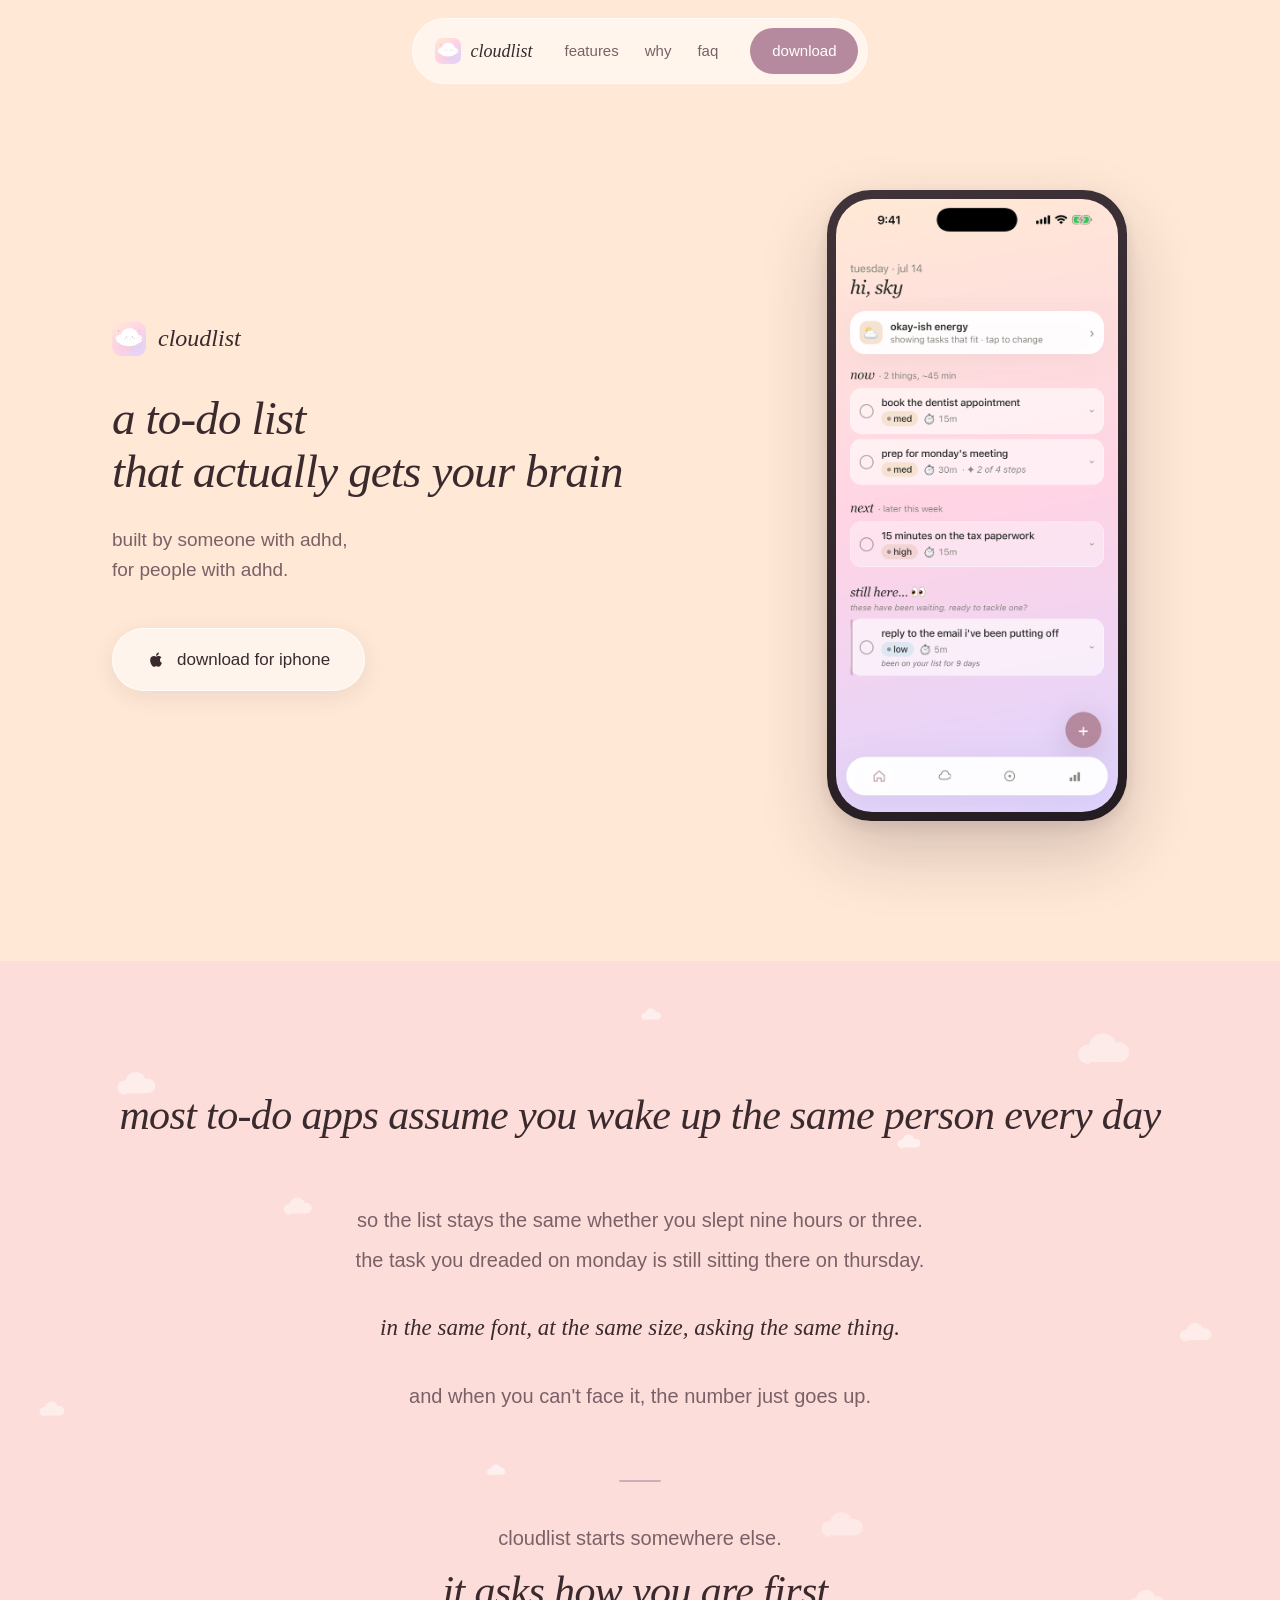
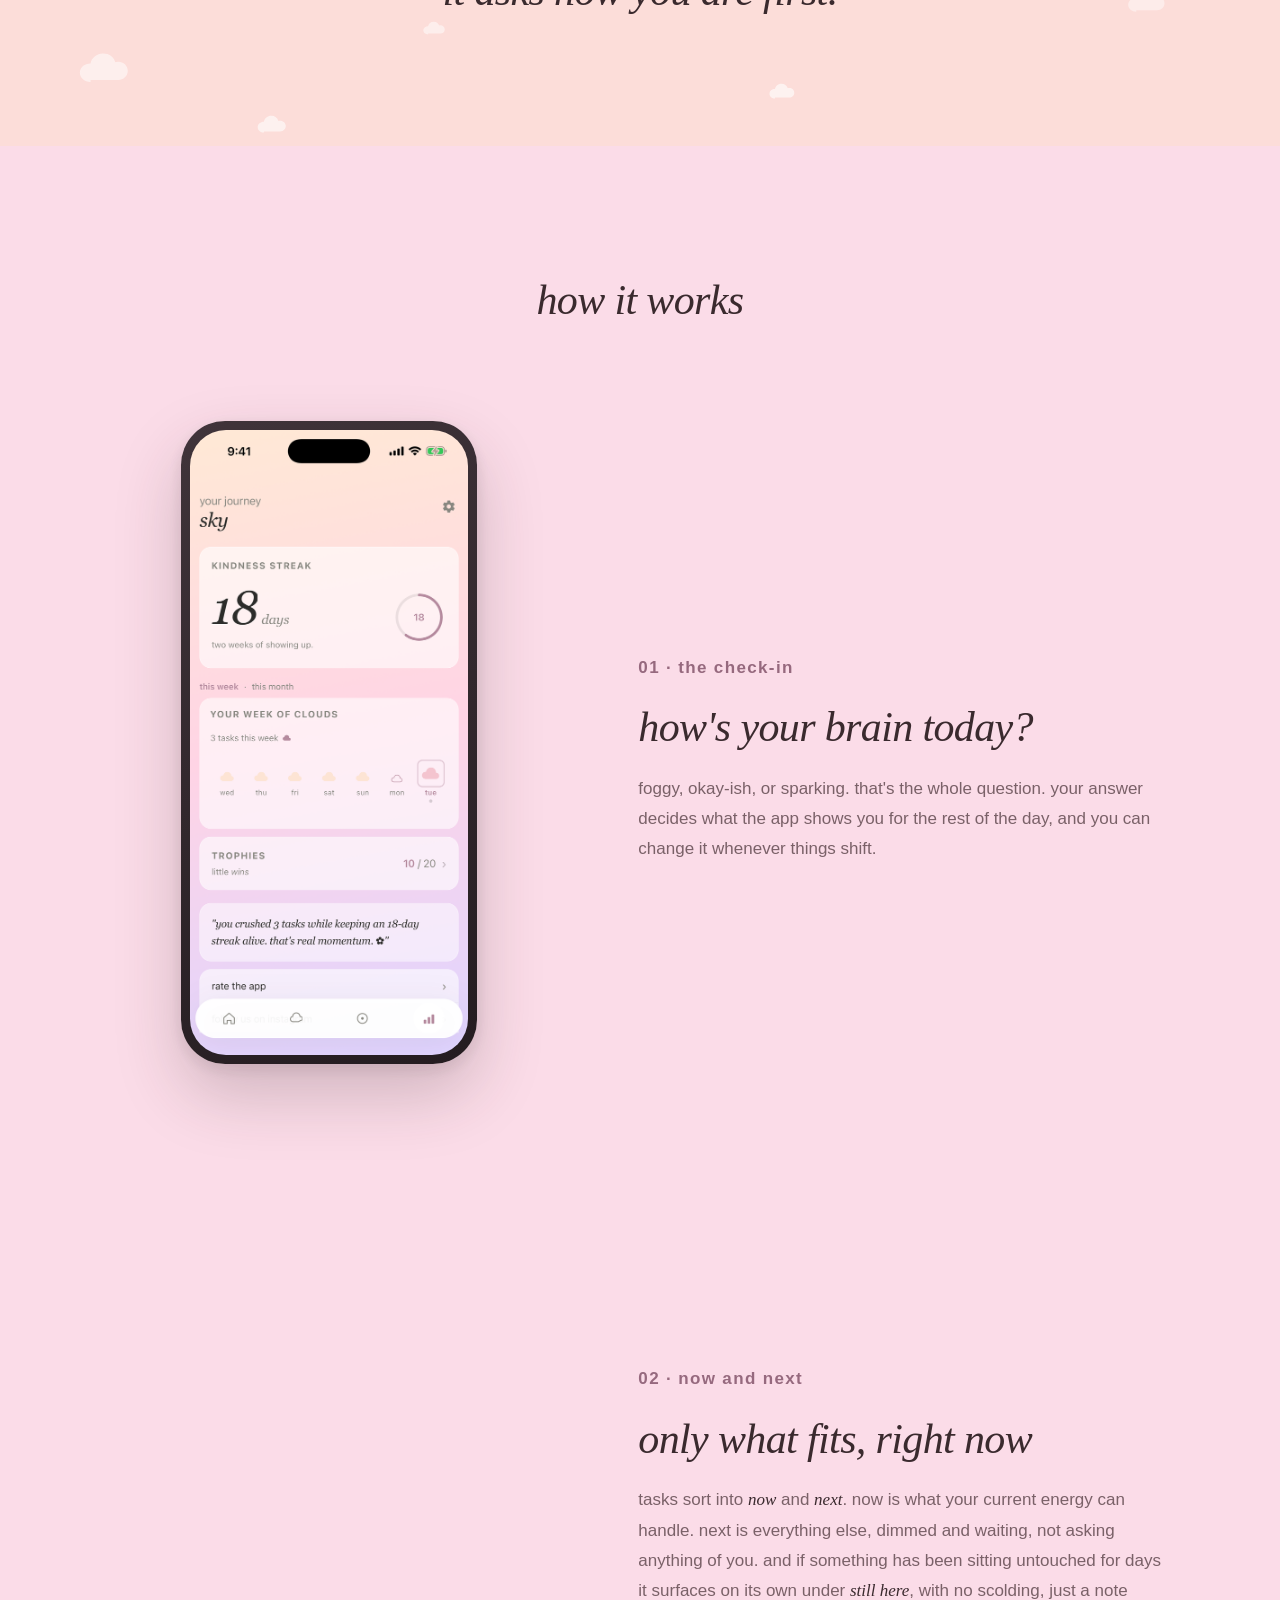
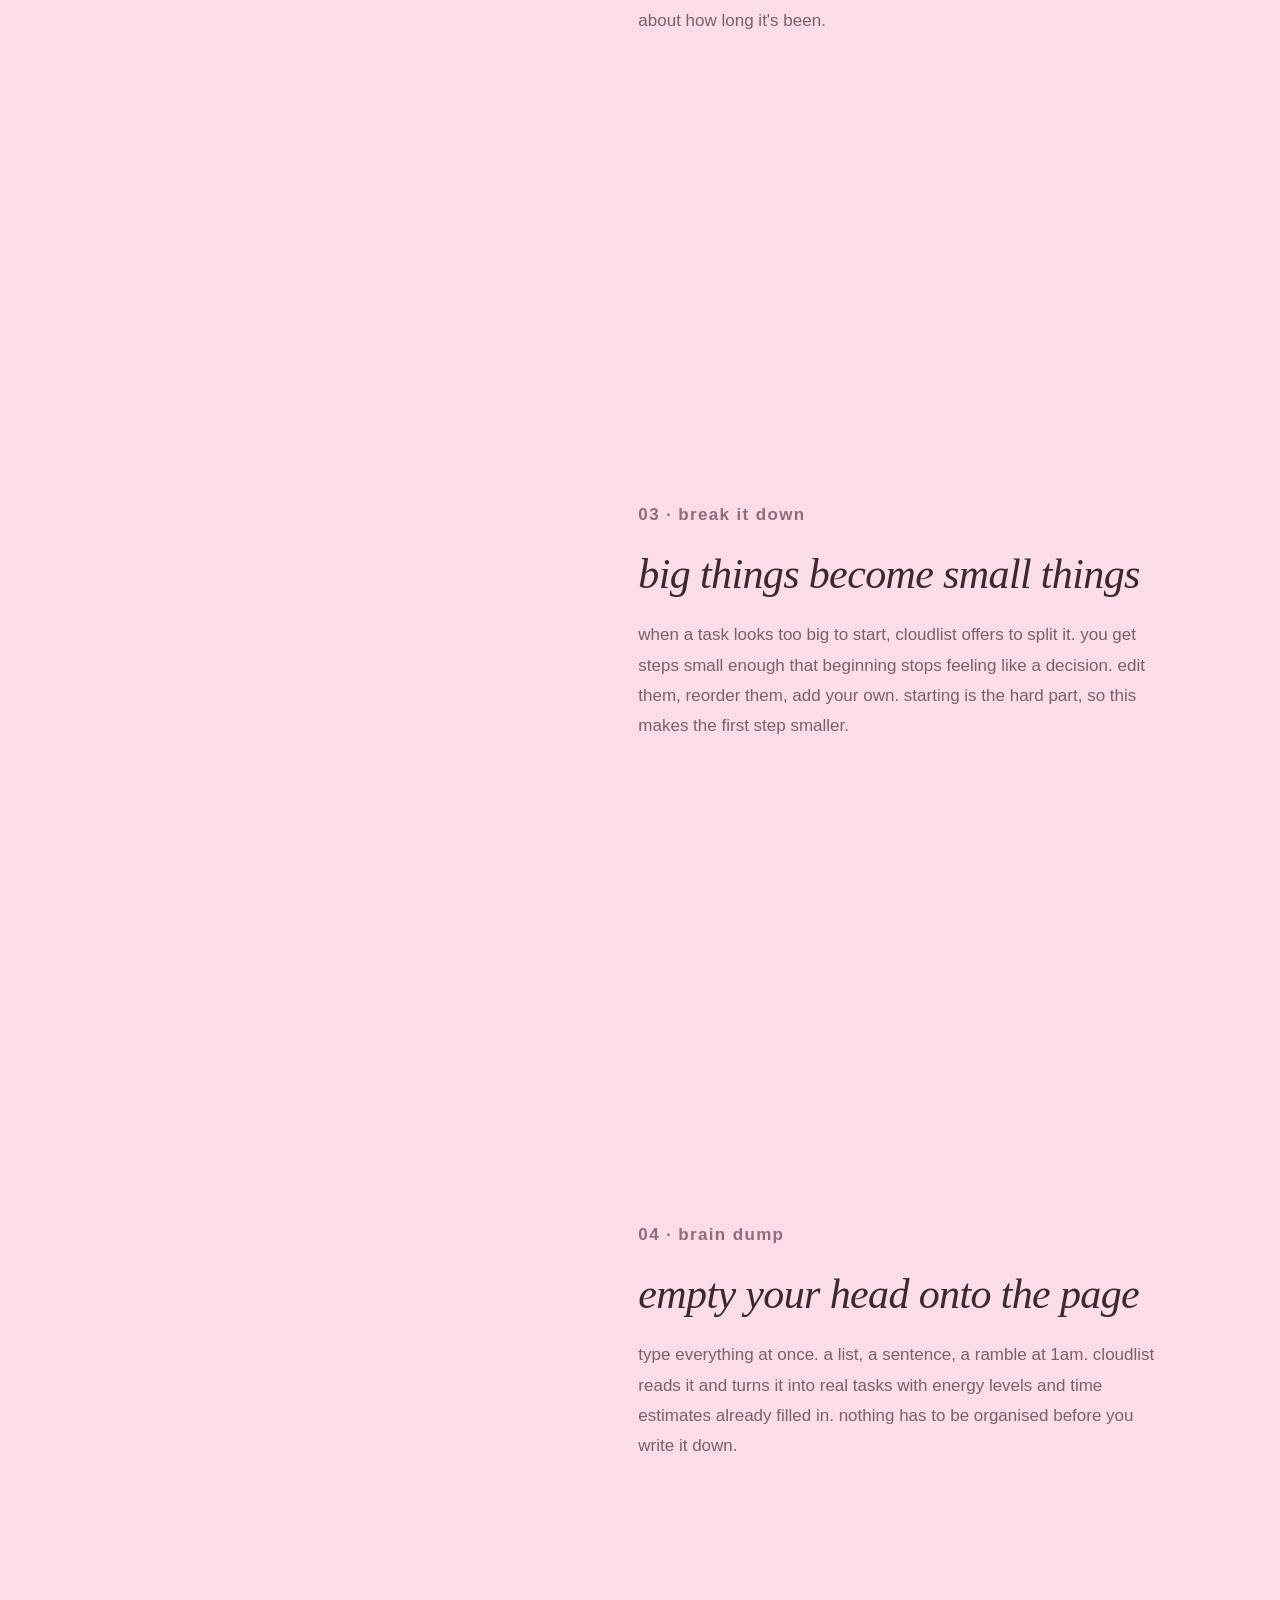
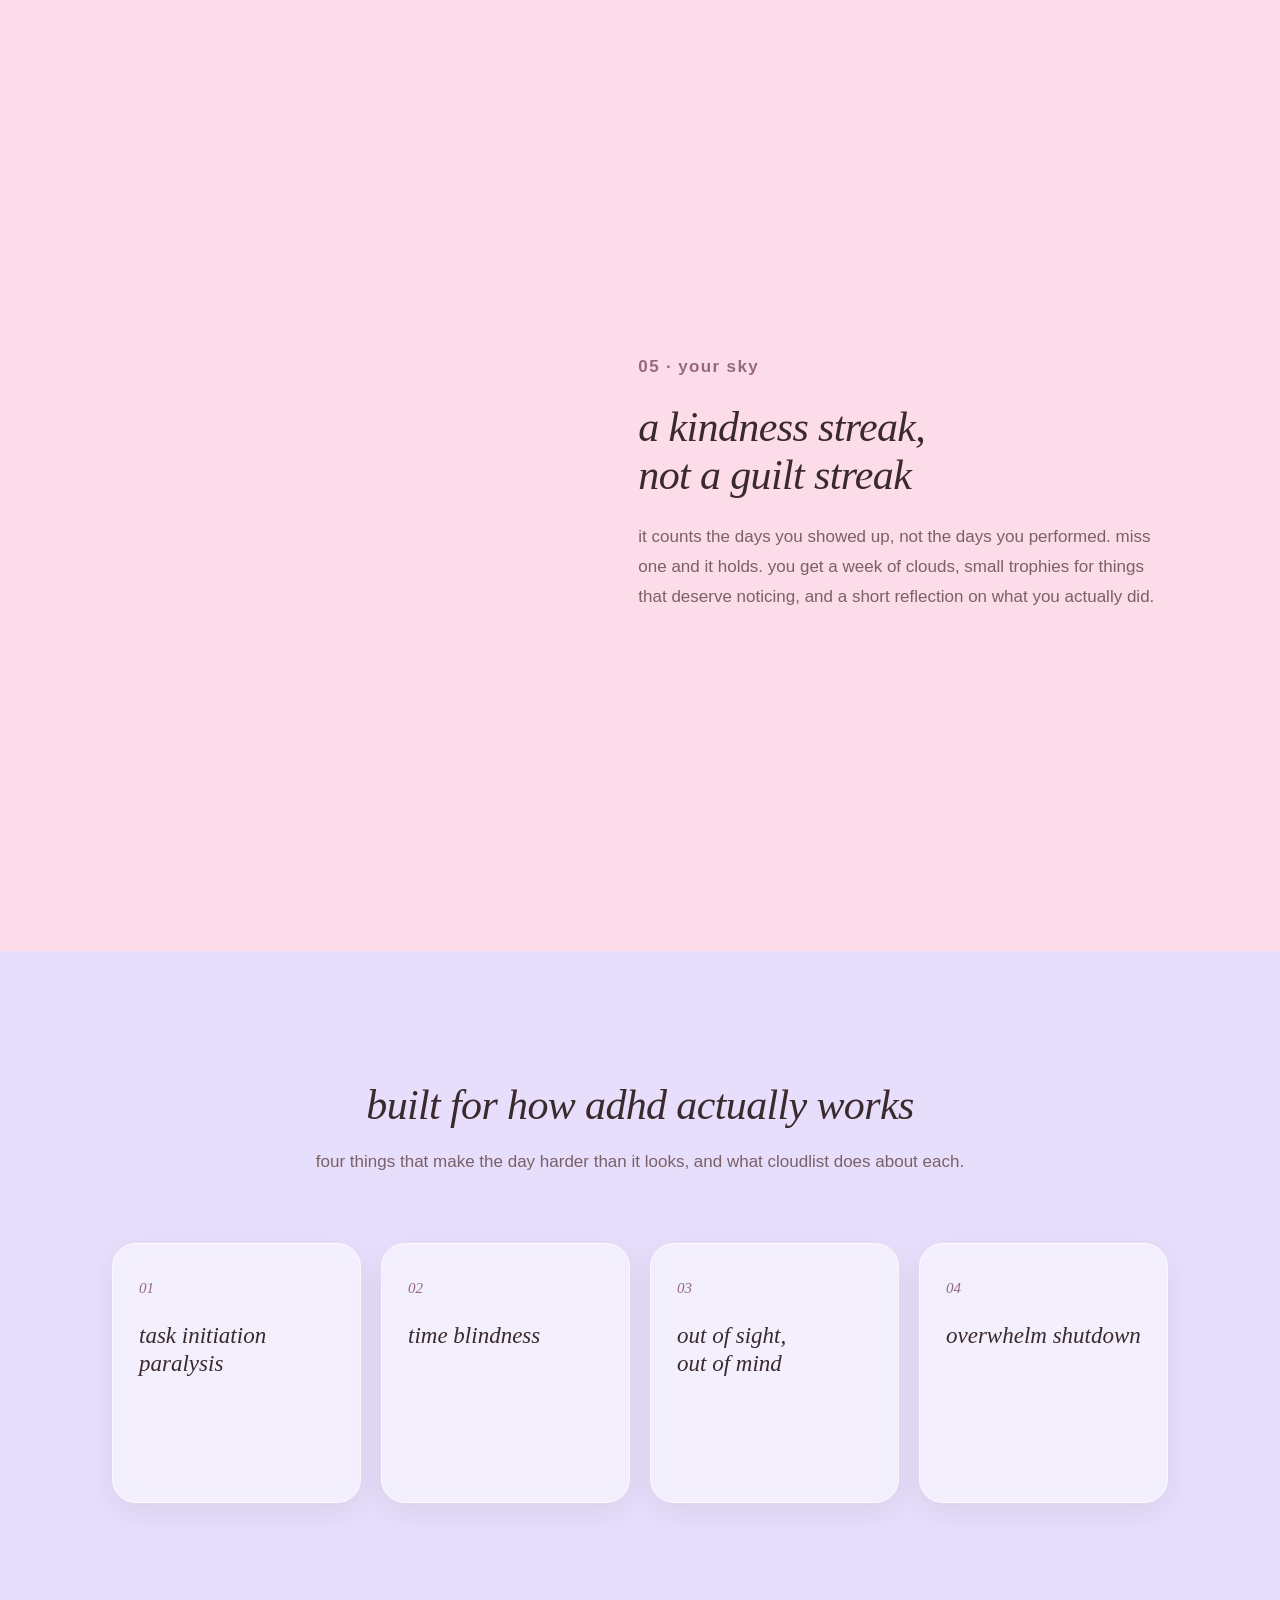
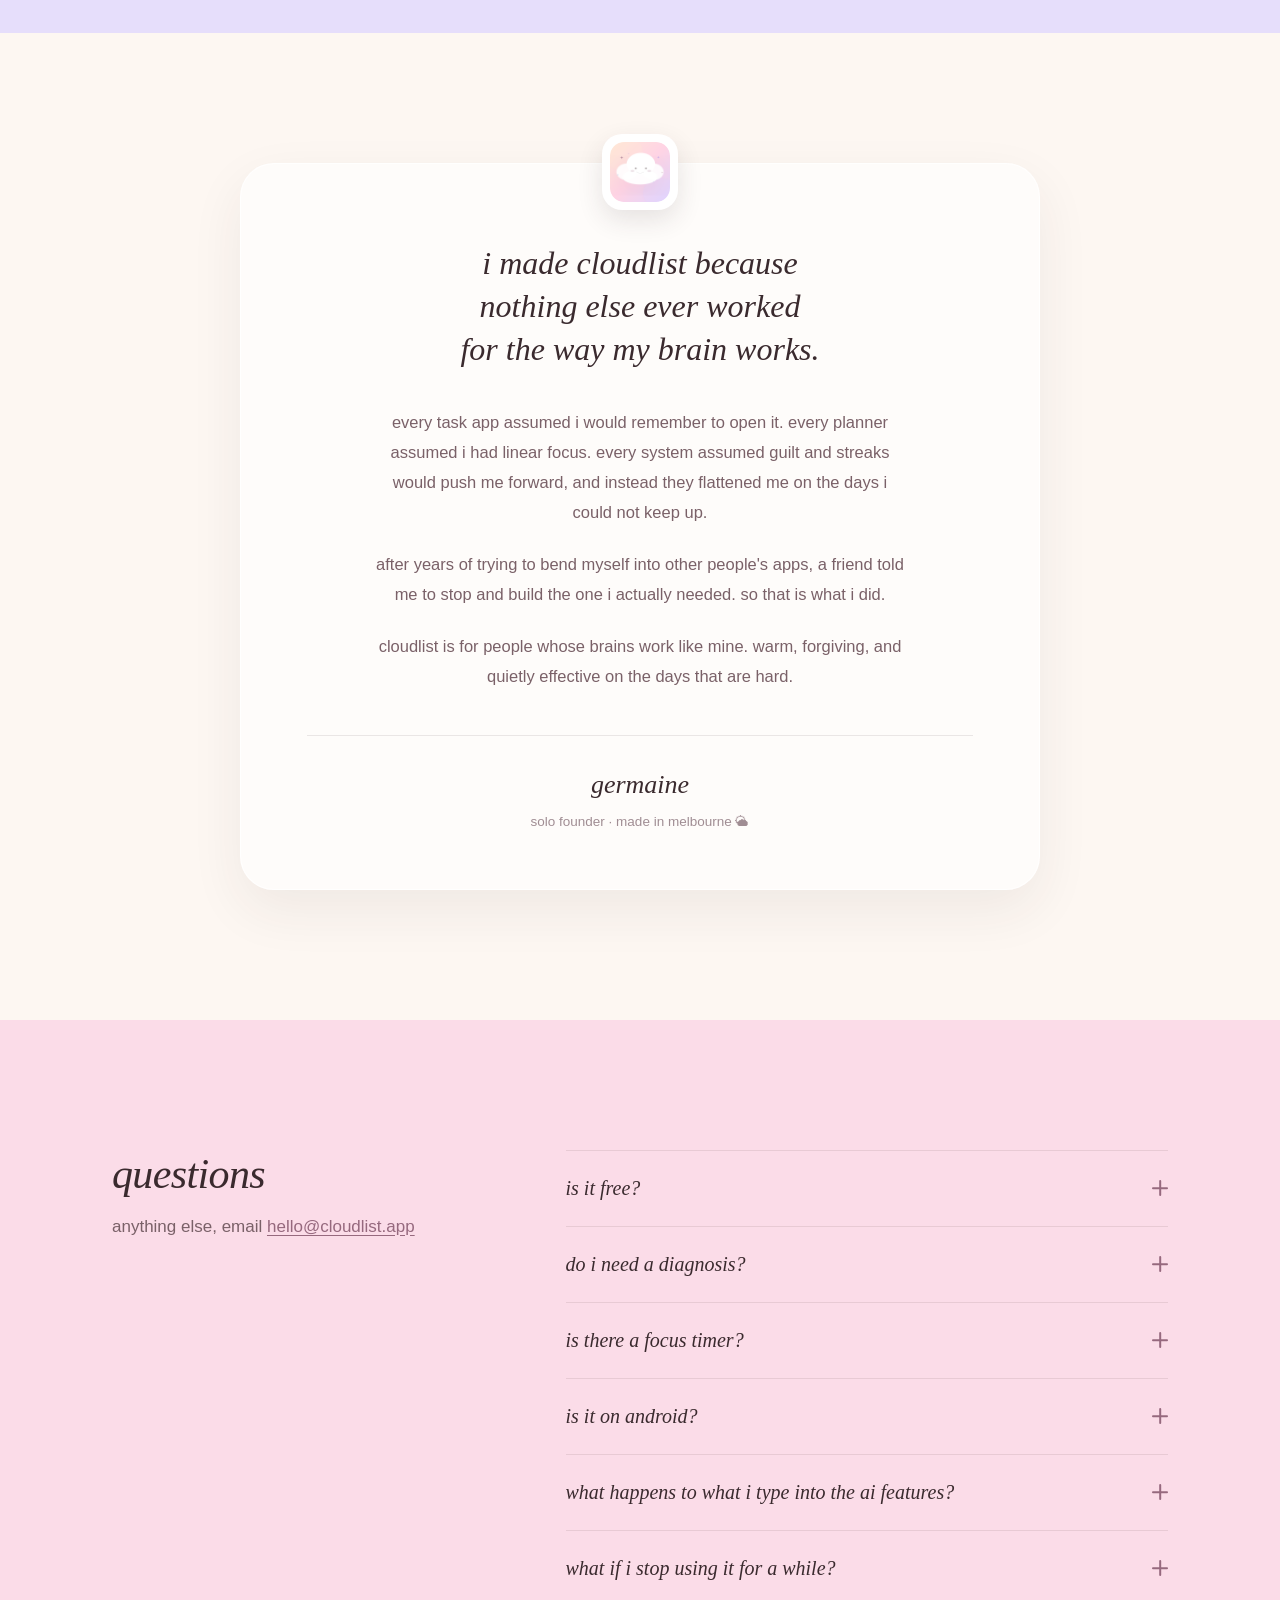
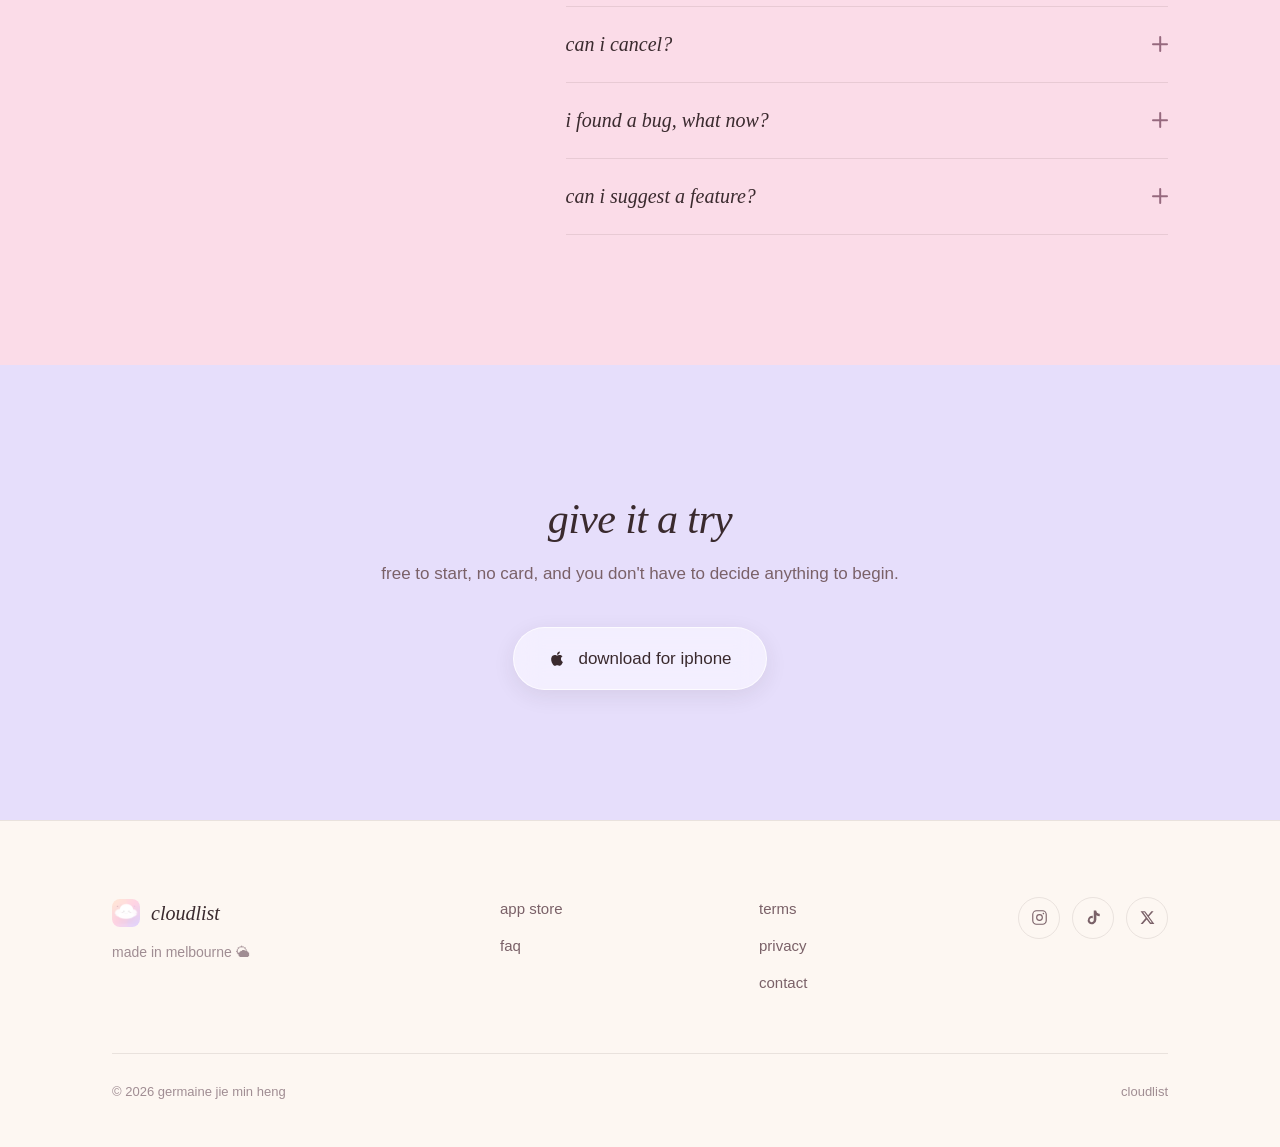
<file: index.html>
<!DOCTYPE html>
<html lang="en">
<head>
<meta charset="UTF-8">
<meta name="viewport" content="width=device-width, initial-scale=1.0">
<title>cloudlist · a to-do list that actually gets your brain</title>
<meta name="description" content="cloudlist is a warm, adhd-friendly task app. it asks how much energy you have, then shows you only what fits. built by someone with adhd, for people with adhd.">
<meta property="og:title" content="a to-do list that actually gets your brain">
<meta property="og:description" content="built by someone with adhd, for people with adhd.">
<meta property="og:type" content="website">
<meta property="og:url" content="https://cloudlist.app">
<meta property="og:site_name" content="cloudlist">
<meta property="og:image" content="https://cloudlist.app/cloudlist-ogimage.png">
<meta property="og:image:width" content="1200">
<meta property="og:image:height" content="630">
<meta name="twitter:card" content="summary_large_image">
<meta name="twitter:title" content="a to-do list that actually gets your brain">
<meta name="twitter:description" content="built by someone with adhd, for people with adhd.">
<meta name="twitter:image" content="https://cloudlist.app/cloudlist-ogimage.png">
<link rel="icon" href="icon.png">
<link rel="apple-touch-icon" href="icon.png">
<link rel="stylesheet" href="styles.css">
</head>
<body class="mode-download">

<!-- ============ nav ============ -->
<nav class="nav" aria-label="main">
  <div class="nav-pill">
    <a href="#top" class="nav-brand">
      <img src="icon.png" alt="" width="26" height="26">
      <span>cloudlist</span>
    </a>
    <div class="nav-links">
      <a href="#how">features</a>
      <a href="#why">why</a>
      <a href="#faq">faq</a>
    </div>
    <a class="nav-cta only-download" href="https://apps.apple.com/app/id6772194035" target="_blank" rel="noopener">download</a>
    <a class="nav-cta only-waitlist" href="#notify">get notified</a>
  </div>
</nav>

<main id="top">

  <!-- ============ 1. hero ============ -->
  <section class="band band--peach hero">
    <div class="wrap hero-grid">
      <div class="hero-copy">
        <div class="wordmark lift" style="--lift:1">
          <img src="icon.png" alt="" width="34" height="34">
          <span>cloudlist</span>
        </div>
        <h1 class="display lift" style="--lift:2">a to-do list<br>that actually gets your brain</h1>
        <p class="lede lift" style="--lift:3">built by someone with adhd,<br>for people with adhd.</p>
        <div class="lift" style="--lift:4">
          <!-- download mode -->
          <div class="only-download">
            <a class="button button--glass" href="https://apps.apple.com/app/id6772194035" target="_blank" rel="noopener">
              <svg viewBox="0 0 24 24" fill="currentColor" aria-hidden="true" class="button-mark">
                <path d="M16.36 12.72c-.02-2.3 1.88-3.4 1.96-3.46-1.07-1.56-2.73-1.78-3.32-1.8-1.41-.14-2.76.83-3.48.83-.72 0-1.83-.81-3.01-.79-1.55.02-2.98.9-3.78 2.28-1.61 2.8-.41 6.93 1.15 9.2.77 1.11 1.68 2.35 2.87 2.31 1.15-.05 1.59-.74 2.98-.74 1.39 0 1.78.74 3 .72 1.24-.02 2.02-1.13 2.78-2.24.88-1.29 1.24-2.54 1.26-2.6-.03-.01-2.4-.92-2.43-3.65zM14.1 5.9c.63-.77 1.06-1.83.94-2.9-.91.04-2.02.61-2.67 1.37-.58.68-1.09 1.77-.95 2.81 1.02.08 2.05-.52 2.68-1.28z"/>
              </svg>
              download for iphone
            </a>
          </div>

          <!-- waitlist mode -->
          <div class="only-waitlist signup" id="notify">
            <form class="signup-form" data-buttondown novalidate
                  action="https://buttondown.com/api/emails/embed-subscribe/cloudlist.app"
                  method="post" target="bd-sink">
              <input type="email" name="email" placeholder="your email" aria-label="your email" autocomplete="email">
              <button type="submit">get notified</button>
            </form>
            <div class="signup-done" hidden>
              <svg class="done-mark" viewBox="0 0 24 24" fill="none" stroke="currentColor" stroke-width="2" stroke-linecap="round" stroke-linejoin="round" aria-hidden="true"><path d="M4 12.5l5.2 5.2L20 7"/></svg>
              <span>you're on the list. we'll email you once.</span>
            </div>
            <p class="signup-error" hidden>that didn't go through. try again, or email hello@cloudlist.app</p>
            <p class="cta-note">one email when it launches. nothing else.</p>
          </div>
        </div>
      </div>
      <div class="hero-phone lift" style="--lift:3">
        <div class="phone">
          <img src="screen-today.png" alt="the cloudlist today screen, showing tasks sorted into now and next">
        </div>
      </div>
    </div>
  </section>

  <!-- ============ 2. the problem ============ -->
  <section class="band band--blush problem" id="problem">
    <div class="clouds" aria-hidden="true">
      <svg class="cloud" data-rate="0.16" style="--x:6%;  --y:88%; --w:58px;  --o:0.55" viewBox="0 0 120 70"><path d="M28 62c-12 0-22-8-22-19S16 24 28 24c2-12 13-21 26-21 12 0 22 7 25 18 2-.6 4-1 6-1 11 0 20 8 20 19s-9 19-20 19H28z"/></svg>
      <svg class="cloud" data-rate="0.28" style="--x:88%; --y:80%; --w:44px;  --o:0.45" viewBox="0 0 120 70"><path d="M28 62c-12 0-22-8-22-19S16 24 28 24c2-12 13-21 26-21 12 0 22 7 25 18 2-.6 4-1 6-1 11 0 20 8 20 19s-9 19-20 19H28z"/></svg>
      <svg class="cloud" data-rate="0.09" style="--x:20%; --y:96%; --w:34px;  --o:0.6"  viewBox="0 0 120 70"><path d="M28 62c-12 0-22-8-22-19S16 24 28 24c2-12 13-21 26-21 12 0 22 7 25 18 2-.6 4-1 6-1 11 0 20 8 20 19s-9 19-20 19H28z"/></svg>
      <svg class="cloud" data-rate="0.36" style="--x:74%; --y:100%; --w:66px; --o:0.4"  viewBox="0 0 120 70"><path d="M28 62c-12 0-22-8-22-19S16 24 28 24c2-12 13-21 26-21 12 0 22 7 25 18 2-.6 4-1 6-1 11 0 20 8 20 19s-9 19-20 19H28z"/></svg>
      <svg class="cloud" data-rate="0.22" style="--x:44%; --y:104%; --w:40px; --o:0.5"  viewBox="0 0 120 70"><path d="M28 62c-12 0-22-8-22-19S16 24 28 24c2-12 13-21 26-21 12 0 22 7 25 18 2-.6 4-1 6-1 11 0 20 8 20 19s-9 19-20 19H28z"/></svg>
      <svg class="cloud" data-rate="0.13" style="--x:60%; --y:92%; --w:30px;  --o:0.62" viewBox="0 0 120 70"><path d="M28 62c-12 0-22-8-22-19S16 24 28 24c2-12 13-21 26-21 12 0 22 7 25 18 2-.6 4-1 6-1 11 0 20 8 20 19s-9 19-20 19H28z"/></svg>
      <svg class="cloud" data-rate="0.31" style="--x:33%; --y:84%; --w:26px;  --o:0.5"  viewBox="0 0 120 70"><path d="M28 62c-12 0-22-8-22-19S16 24 28 24c2-12 13-21 26-21 12 0 22 7 25 18 2-.6 4-1 6-1 11 0 20 8 20 19s-9 19-20 19H28z"/></svg>
      <svg class="cloud" data-rate="0.05" style="--x:9%;  --y:14%; --w:46px;  --o:0.5"  viewBox="0 0 120 70"><path d="M28 62c-12 0-22-8-22-19S16 24 28 24c2-12 13-21 26-21 12 0 22 7 25 18 2-.6 4-1 6-1 11 0 20 8 20 19s-9 19-20 19H28z"/></svg>
      <svg class="cloud" data-rate="0.11" style="--x:84%; --y:9%;  --w:62px;  --o:0.42" viewBox="0 0 120 70"><path d="M28 62c-12 0-22-8-22-19S16 24 28 24c2-12 13-21 26-21 12 0 22 7 25 18 2-.6 4-1 6-1 11 0 20 8 20 19s-9 19-20 19H28z"/></svg>
      <svg class="cloud" data-rate="0.07" style="--x:70%; --y:22%; --w:28px;  --o:0.58" viewBox="0 0 120 70"><path d="M28 62c-12 0-22-8-22-19S16 24 28 24c2-12 13-21 26-21 12 0 22 7 25 18 2-.6 4-1 6-1 11 0 20 8 20 19s-9 19-20 19H28z"/></svg>
      <svg class="cloud" data-rate="0.17" style="--x:22%; --y:30%; --w:34px;  --o:0.46" viewBox="0 0 120 70"><path d="M28 62c-12 0-22-8-22-19S16 24 28 24c2-12 13-21 26-21 12 0 22 7 25 18 2-.6 4-1 6-1 11 0 20 8 20 19s-9 19-20 19H28z"/></svg>
      <svg class="cloud" data-rate="0.04" style="--x:50%; --y:6%;  --w:24px;  --o:0.55" viewBox="0 0 120 70"><path d="M28 62c-12 0-22-8-22-19S16 24 28 24c2-12 13-21 26-21 12 0 22 7 25 18 2-.6 4-1 6-1 11 0 20 8 20 19s-9 19-20 19H28z"/></svg>
      <svg class="cloud" data-rate="0.24" style="--x:92%; --y:46%; --w:38px;  --o:0.44" viewBox="0 0 120 70"><path d="M28 62c-12 0-22-8-22-19S16 24 28 24c2-12 13-21 26-21 12 0 22 7 25 18 2-.6 4-1 6-1 11 0 20 8 20 19s-9 19-20 19H28z"/></svg>
      <svg class="cloud" data-rate="0.19" style="--x:3%;  --y:56%; --w:30px;  --o:0.5"  viewBox="0 0 120 70"><path d="M28 62c-12 0-22-8-22-19S16 24 28 24c2-12 13-21 26-21 12 0 22 7 25 18 2-.6 4-1 6-1 11 0 20 8 20 19s-9 19-20 19H28z"/></svg>
      <svg class="cloud" data-rate="0.09" style="--x:38%; --y:64%; --w:22px;  --o:0.6"  viewBox="0 0 120 70"><path d="M28 62c-12 0-22-8-22-19S16 24 28 24c2-12 13-21 26-21 12 0 22 7 25 18 2-.6 4-1 6-1 11 0 20 8 20 19s-9 19-20 19H28z"/></svg>
      <svg class="cloud" data-rate="0.27" style="--x:64%; --y:70%; --w:50px;  --o:0.4"  viewBox="0 0 120 70"><path d="M28 62c-12 0-22-8-22-19S16 24 28 24c2-12 13-21 26-21 12 0 22 7 25 18 2-.6 4-1 6-1 11 0 20 8 20 19s-9 19-20 19H28z"/></svg>
    </div>

    <div class="wrap problem-copy">
      <h2 class="display-sm center reveal section-head">most to-do apps assume you wake up the same person every day</h2>

      <div class="problem-lines">
        <p class="line reveal">so the list stays the same whether you slept nine hours or three.</p>
        <p class="line reveal">the task you dreaded on monday is still sitting there on thursday.</p>
        <p class="line line--em reveal">in the same font, at the same size, asking the same thing.</p>
        <p class="line reveal">and when you can't face it, the number just goes up.</p>
      </div>

      <div class="problem-turn reveal">
        <span class="turn-rule" aria-hidden="true"></span>
        <p class="turn-lead">cloudlist starts somewhere else.</p>
        <p class="turn-line">it asks how you are first.</p>
      </div>
    </div>
  </section>

  <!-- ============ 3. how it works ============ -->
  <section class="band band--pink" id="how">
    <div class="wrap">
      <h2 class="display-sm center reveal section-head">how it works</h2>

      <div class="pin-grid">
        <div class="pin-phone" aria-hidden="true">
          <div class="phone phone--stack">
            <img class="pin-img is-on" src="screen-checkin.png" alt="">
            <img class="pin-img" src="screen-today.png" alt="">
          </div>
        </div>

        <div class="pin-blocks">

          <article class="pin-block" data-screen="screen-checkin.png">
            <p class="step">01 · the check-in</p>
            <h3 class="display-sm">how's your brain today?</h3>
            <p class="body">foggy, okay-ish, or sparking. that's the whole question. your answer decides what the app shows you for the rest of the day, and you can change it whenever things shift.</p>
            <div class="phone phone--inline"><img src="screen-checkin.png" alt="the cloudlist brain check-in screen asking how's your brain today, with foggy, okay-ish and sparking options"></div>
          </article>

          <article class="pin-block" data-screen="screen-today.png">
            <p class="step">02 · now and next</p>
            <h3 class="display-sm">only what fits, right now</h3>
            <p class="body">tasks sort into <em>now</em> and <em>next</em>. now is what your current energy can handle. next is everything else, dimmed and waiting, not asking anything of you. and if something has been sitting untouched for days it surfaces on its own under <em>still here</em>, with no scolding, just a note about how long it's been.</p>
            <div class="phone phone--inline"><img src="screen-today.png" alt="the cloudlist today screen with tasks grouped under now, next and still here"></div>
          </article>

          <article class="pin-block" data-screen="screen-breakdown.png">
            <p class="step">03 · break it down</p>
            <h3 class="display-sm">big things become small things</h3>
            <p class="body">when a task looks too big to start, cloudlist offers to split it. you get steps small enough that beginning stops feeling like a decision. edit them, reorder them, add your own. starting is the hard part, so this makes the first step smaller.</p>
            <div class="phone phone--inline"><img src="screen-breakdown.png" alt="a task broken into five smaller steps inside the cloudlist new task screen"></div>
          </article>

          <article class="pin-block" data-screen="screen-braindump.png">
            <p class="step">04 · brain dump</p>
            <h3 class="display-sm">empty your head onto the page</h3>
            <p class="body">type everything at once. a list, a sentence, a ramble at 1am. cloudlist reads it and turns it into real tasks with energy levels and time estimates already filled in. nothing has to be organised before you write it down.</p>
            <div class="phone phone--inline"><img src="screen-braindump.png" alt="the cloudlist brain dump screen with thought fragments drifting around a cloud"></div>
          </article>

          <article class="pin-block" data-screen="screen-sky.png">
            <p class="step">05 · your sky</p>
            <h3 class="display-sm">a kindness streak, not a guilt streak</h3>
            <p class="body">it counts the days you showed up, not the days you performed. miss one and it holds. you get a week of clouds, small trophies for things that deserve noticing, and a short reflection on what you actually did.</p>
            <div class="phone phone--inline"><img src="screen-sky.png" alt="the cloudlist sky screen showing an 18 day kindness streak and a week of clouds"></div>
          </article>

        </div>
      </div>

      <div class="pin-dots" aria-hidden="true">
        <button class="pin-dot is-on" data-i="0"></button>
        <button class="pin-dot" data-i="1"></button>
        <button class="pin-dot" data-i="2"></button>
        <button class="pin-dot" data-i="3"></button>
        <button class="pin-dot" data-i="4"></button>
      </div>
    </div>
  </section>

  <!-- ============ 4. built for adhd ============ -->
  <section class="band band--lavender" id="why">
    <div class="wrap">
      <h2 class="display-sm center reveal section-head">built for how adhd actually works</h2>
      <p class="sub sub--wide center reveal">four things that make the day harder than it looks, and what cloudlist does about each.</p>

      <div class="cards">
        <article class="card reveal" tabindex="0" aria-label="task initiation paralysis">
          <div class="card-inner">
            <div class="card-face card-front">
              <p class="card-num">01</p>
              <h3>task initiation paralysis</h3>
            </div>
            <div class="card-face card-back">
              <p>knowing what to do and being unable to start is not laziness, it's the gap between intention and action. splitting a task into steps closes that gap.</p>
            </div>
          </div>
        </article>

        <article class="card reveal" tabindex="0" aria-label="time blindness">
          <div class="card-inner">
            <div class="card-face card-front">
              <p class="card-num">02</p>
              <h3>time blindness</h3>
            </div>
            <div class="card-face card-back">
              <p>half an hour and half a day feel the same from the inside. every task carries a time estimate, and focus mode runs a timer sized to the attention span you have.</p>
            </div>
          </div>
        </article>

        <article class="card reveal" tabindex="0" aria-label="out of sight, out of mind">
          <div class="card-inner">
            <div class="card-face card-front">
              <p class="card-num">03</p>
              <h3>out of sight, out of mind</h3>
            </div>
            <div class="card-face card-back">
              <p>a task you can't see may as well not exist. anything untouched for five days comes back on its own, without a telling-off.</p>
            </div>
          </div>
        </article>

        <article class="card reveal" tabindex="0" aria-label="overwhelm shutdown">
          <div class="card-inner">
            <div class="card-face card-front">
              <p class="card-num">04</p>
              <h3>overwhelm shutdown</h3>
            </div>
            <div class="card-face card-back">
              <p>twenty things reads as one impossible thing. cloudlist shows you what fits and quietly holds the rest until you're ready.</p>
            </div>
          </div>
        </article>
      </div>
    </div>
  </section>

  <!-- ============ 5. founder ============ -->
  <section class="band band--cream founder">
    <div class="wrap">
      <div class="founder-panel reveal">
        <div class="founder-mark" aria-hidden="true">
          <img src="icon.png" alt="" width="60" height="60">
        </div>
        <p class="founder-open">i made cloudlist because nothing else ever worked for the way my brain works.</p>
        <div class="founder-body">
          <p>every task app assumed i would remember to open it. every planner assumed i had linear focus. every system assumed guilt and streaks would push me forward, and instead they flattened me on the days i could not keep up.</p>
          <p>after years of trying to bend myself into other people's apps, a friend told me to stop and build the one i actually needed. so that is what i did.</p>
          <p>cloudlist is for people whose brains work like mine. warm, forgiving, and quietly effective on the days that are hard.</p>
        </div>
        <div class="founder-sign">
          <p class="founder-name">germaine</p>
          <p class="founder-role">solo founder · made in melbourne 🌥</p>
        </div>
      </div>
    </div>
  </section>

  <!-- ============ 6. faq ============ -->
  <section class="band band--pink" id="faq">
    <div class="wrap faq-grid">
      <div class="faq-head">
        <h2 class="display-sm reveal section-head">questions</h2>
        <p class="sub reveal">anything else, email <a href="mailto:hello@cloudlist.app">hello@cloudlist.app</a></p>
      </div>

      <div class="faq reveal">
        <div class="qa only-waitlist">
          <button class="qa-q" aria-expanded="false"><span>when does it launch?</span><span class="qa-icon" aria-hidden="true"></span></button>
          <div class="qa-a"><div><p>very soon. leave your email at the top and you'll get one message the day it opens, and nothing after that unless you want it.</p></div></div>
        </div>
        <div class="qa">
          <button class="qa-q" aria-expanded="false"><span>is it free?</span><span class="qa-icon" aria-hidden="true"></span></button>
          <div class="qa-a"><div><p>the free version is properly usable: 10 active tasks, one break-it-down and one brain dump a day, seven days of history, and all three themes. pro removes the limits and adds focus sounds, priority flagging, full month history, and a weekly streak save. there's a seven day trial if you want to try it.</p></div></div>
        </div>
        <div class="qa">
          <button class="qa-q" aria-expanded="false"><span>do i need a diagnosis?</span><span class="qa-icon" aria-hidden="true"></span></button>
          <div class="qa-a"><div><p>no. cloudlist was built around adhd, but nothing about it requires a diagnosis. if the way it works makes sense to you, it's for you.</p></div></div>
        </div>
        <div class="qa">
          <button class="qa-q" aria-expanded="false"><span>is there a focus timer?</span><span class="qa-icon" aria-hidden="true"></span></button>
          <div class="qa-a"><div><p>yes. pick a task and focus mode runs a pomodoro sized to the attention span you set during onboarding. pro adds ambient sound.</p></div></div>
        </div>
        <div class="qa">
          <button class="qa-q" aria-expanded="false"><span>is it on android?</span><span class="qa-icon" aria-hidden="true"></span></button>
          <div class="qa-a"><div><p>not yet. iphone only for now.</p></div></div>
        </div>
        <div class="qa">
          <button class="qa-q" aria-expanded="false"><span>what happens to what i type into the ai features?</span><span class="qa-icon" aria-hidden="true"></span></button>
          <div class="qa-a"><div><p>break it down and brain dump send your text to anthropic's claude to generate a response, and nothing else. it isn't stored and isn't used for training. both ask for your consent during onboarding and can be turned off anytime in settings.</p></div></div>
        </div>
        <div class="qa">
          <button class="qa-q" aria-expanded="false"><span>what if i stop using it for a while?</span><span class="qa-icon" aria-hidden="true"></span></button>
          <div class="qa-a"><div><p>nothing bad happens. your tasks are still there, your streak is handled gently, and there's no guilt screen waiting for you.</p></div></div>
        </div>
        <div class="qa">
          <button class="qa-q" aria-expanded="false"><span>can i cancel?</span><span class="qa-icon" aria-hidden="true"></span></button>
          <div class="qa-a"><div><p>anytime, through your apple id settings. no flow designed to wear you down.</p></div></div>
        </div>
        <div class="qa">
          <button class="qa-q" aria-expanded="false"><span>i found a bug, what now?</span><span class="qa-icon" aria-hidden="true"></span></button>
          <div class="qa-a"><div><p>tell us and we'll fix it. email <a href="mailto:hello@cloudlist.app">hello@cloudlist.app</a> with what you were doing and what you expected instead. your device and ios version help, but send it either way. a vague report is better than no report.</p></div></div>
        </div>
        <div class="qa">
          <button class="qa-q" aria-expanded="false"><span>can i suggest a feature?</span><span class="qa-icon" aria-hidden="true"></span></button>
          <div class="qa-a"><div><p>we'd love to hear it. email <a href="mailto:hello@cloudlist.app">hello@cloudlist.app</a>. we can't promise to build everything, but every suggestion gets read, and a good few of the things already in the app started as someone's email.</p></div></div>
        </div>
      </div>
    </div>
  </section>

  <!-- ============ 7. final cta ============ -->
  <section class="band band--lavender">
    <div class="wrap center final">
      <!-- download mode -->
      <div class="only-download">
        <h2 class="display-sm reveal section-head">give it a try</h2>
        <p class="sub sub--wide reveal">free to start, no card, and you don't have to decide anything to begin.</p>
        <div class="reveal">
          <a class="button button--glass" href="https://apps.apple.com/app/id6772194035" target="_blank" rel="noopener">
            <svg viewBox="0 0 24 24" fill="currentColor" aria-hidden="true" class="button-mark">
              <path d="M16.36 12.72c-.02-2.3 1.88-3.4 1.96-3.46-1.07-1.56-2.73-1.78-3.32-1.8-1.41-.14-2.76.83-3.48.83-.72 0-1.83-.81-3.01-.79-1.55.02-2.98.9-3.78 2.28-1.61 2.8-.41 6.93 1.15 9.2.77 1.11 1.68 2.35 2.87 2.31 1.15-.05 1.59-.74 2.98-.74 1.39 0 1.78.74 3 .72 1.24-.02 2.02-1.13 2.78-2.24.88-1.29 1.24-2.54 1.26-2.6-.03-.01-2.4-.92-2.43-3.65zM14.1 5.9c.63-.77 1.06-1.83.94-2.9-.91.04-2.02.61-2.67 1.37-.58.68-1.09 1.77-.95 2.81 1.02.08 2.05-.52 2.68-1.28z"/>
            </svg>
            download for iphone
          </a>
        </div>
      </div>

      <!-- waitlist mode -->
      <div class="only-waitlist">
        <h2 class="display-sm reveal section-head">be there when it opens</h2>
        <p class="sub sub--wide reveal">leave your email and we'll tell you the moment cloudlist is ready.</p>
        <div class="signup reveal">
          <form class="signup-form" data-buttondown novalidate
                action="https://buttondown.com/api/emails/embed-subscribe/cloudlist.app"
                method="post" target="bd-sink">
            <input type="email" name="email" placeholder="your email" aria-label="your email" autocomplete="email">
            <button type="submit">get notified</button>
          </form>
          <div class="signup-done" hidden>
            <svg class="done-mark" viewBox="0 0 24 24" fill="none" stroke="currentColor" stroke-width="2" stroke-linecap="round" stroke-linejoin="round" aria-hidden="true"><path d="M4 12.5l5.2 5.2L20 7"/></svg>
            <span>you're on the list. we'll email you once.</span>
          </div>
          <p class="signup-error" hidden>that didn't go through. try again, or email hello@cloudlist.app</p>
          <p class="cta-note">one email when it launches. nothing else.</p>
        </div>
      </div>
    </div>
  </section>

  <iframe name="bd-sink" style="display:none" aria-hidden="true" tabindex="-1" title="form target"></iframe>

</main>

<!-- ============ footer ============ -->
<footer>
  <div class="wrap footer-inner">
    <div class="footer-top">
      <div class="footer-brand">
        <div class="footer-mark">
          <img src="icon.png" alt="" width="28" height="28">
          <span>cloudlist</span>
        </div>
        <p class="footer-tag">made in melbourne 🌥</p>
      </div>

      <nav class="footer-col" aria-label="app">
        <a class="only-download" href="https://apps.apple.com/app/id6772194035" target="_blank" rel="noopener">app store</a>
        <a class="only-waitlist" href="#notify">get notified</a>
        <a href="#faq">faq</a>
      </nav>

      <nav class="footer-col" aria-label="legal">
        <a href="terms.html">terms</a>
        <a href="privacy.html">privacy</a>
        <a href="mailto:hello@cloudlist.app">contact</a>
      </nav>

      <div class="footer-social">
        <a href="https://www.instagram.com/cloudlist.app" target="_blank" rel="noopener" aria-label="cloudlist on instagram">
          <svg viewBox="0 0 24 24" fill="none" stroke="currentColor" stroke-width="1.6" stroke-linecap="round" stroke-linejoin="round" aria-hidden="true">
            <rect x="2.5" y="2.5" width="19" height="19" rx="5.2"/>
            <circle cx="12" cy="12" r="4"/>
            <circle cx="17.5" cy="6.5" r="1.1" fill="currentColor" stroke="none"/>
          </svg>
        </a>
        <a href="https://www.tiktok.com/@cloudlist.app" target="_blank" rel="noopener" aria-label="cloudlist on tiktok">
          <svg viewBox="0 0 24 24" fill="currentColor" aria-hidden="true">
            <path d="M19.59 6.69a4.83 4.83 0 0 1-3.77-4.25V2h-3.45v13.67a2.89 2.89 0 0 1-5.2 1.74 2.89 2.89 0 0 1 3.79-4.25v-3.5a6.33 6.33 0 0 0-5.79 10.06 6.34 6.34 0 0 0 10.86-4.43V8.72a8.16 8.16 0 0 0 4.77 1.52v-3.4a4.85 4.85 0 0 1-1.21-.15z"/>
          </svg>
        </a>
        <a href="https://x.com/cloudlistapp" target="_blank" rel="noopener" aria-label="cloudlist on x">
          <svg viewBox="0 0 24 24" fill="currentColor" aria-hidden="true">
            <path d="M17.53 3h3.05l-6.66 7.61L21.75 21h-6.13l-4.8-6.28L5.32 21H2.27l7.12-8.14L2.25 3h6.29l4.34 5.74L17.53 3zm-1.07 16.17h1.69L7.62 4.74H5.81l10.65 14.43z"/>
          </svg>
        </a>
      </div>
    </div>

    <div class="footer-bottom">
      <p>© 2026 germaine jie min heng</p>
      <p>cloudlist</p>
    </div>
  </div>
</footer>

<script>
(function () {
  var reduced = window.matchMedia('(prefers-reduced-motion: reduce)').matches;

  // ---------- hero load sequence ----------
  window.requestAnimationFrame(function () {
    document.body.classList.add('is-ready');
  });

  // ---------- scroll reveal ----------
  var reveals = document.querySelectorAll('.reveal');
  if (reduced || !('IntersectionObserver' in window)) {
    Array.prototype.forEach.call(reveals, function (el) { el.classList.add('is-visible'); });
  } else {
    var revealObserver = new IntersectionObserver(function (entries) {
      entries.forEach(function (entry) {
        if (!entry.isIntersecting) return;
        entry.target.classList.add('is-visible');
        revealObserver.unobserve(entry.target);
      });
    }, { rootMargin: '0px 0px -10% 0px', threshold: 0.1 });

    Array.prototype.forEach.call(reveals, function (el) {
      var p = el.parentNode;
      p.__n = (p.__n || 0);
      el.style.transitionDelay = (p.__n * 0.09) + 's';
      p.__n++;
      revealObserver.observe(el);
    });
  }

  // ---------- clouds drift upward with scroll ----------
  var problem = document.getElementById('problem');
  var clouds = document.querySelectorAll('.cloud');

  if (problem && clouds.length && !reduced) {
    var ticking = false;

    var placeClouds = function () {
      var rect = problem.getBoundingClientRect();
      var vh = window.innerHeight;
      // 0 when the section first enters, 1 when it has fully left
      var progress = (vh - rect.top) / (vh + rect.height);
      progress = Math.max(0, Math.min(1, progress));

      Array.prototype.forEach.call(clouds, function (c) {
        var rate = parseFloat(c.getAttribute('data-rate')) || 0.2;
        var travel = (rect.height + vh) * rate;
        c.style.transform = 'translate3d(0,' + (-progress * travel) + 'px,0)';
      });
      ticking = false;
    };

    window.addEventListener('scroll', function () {
      if (ticking) return;
      ticking = true;
      window.requestAnimationFrame(placeClouds);
    }, { passive: true });

    window.addEventListener('resize', placeClouds, { passive: true });
    placeClouds();
  }

  // ---------- pinned phone: crossfade between two stacked layers ----------
  var stack = document.querySelector('.phone--stack');
  var blocks = document.querySelectorAll('.pin-block');

  if (stack && blocks.length && 'IntersectionObserver' in window) {
    var layers = stack.querySelectorAll('.pin-img');
    var top = 0;
    var shown = layers[0].getAttribute('src');

    Array.prototype.forEach.call(blocks, function (b) {
      var pre = new Image();
      pre.src = b.getAttribute('data-screen');
    });

    var swapTo = function (src) {
      if (src === shown) return;
      shown = src;
      var next = (top + 1) % 2;
      var el = layers[next];
      var reveal = function () {
        el.classList.add('is-on');
        layers[top].classList.remove('is-on');
        top = next;
      };
      el.src = src;
      if (el.decode) { el.decode().then(reveal).catch(reveal); }
      else { el.onload = reveal; }
    };

    var blockObserver = new IntersectionObserver(function (entries) {
      var best = null;
      entries.forEach(function (entry) {
        if (!entry.isIntersecting) return;
        if (!best || entry.intersectionRatio > best.intersectionRatio) best = entry;
      });
      if (best) swapTo(best.target.getAttribute('data-screen'));
    }, { rootMargin: '-40% 0px -40% 0px', threshold: [0, 0.25, 0.6, 1] });

    Array.prototype.forEach.call(blocks, function (b) { blockObserver.observe(b); });
  }

  // ---------- flip cards: tap on touch, hover handled in css ----------
  var cards = document.querySelectorAll('.card');
  Array.prototype.forEach.call(cards, function (card) {
    var flip = function () {
      var wasFlipped = card.classList.contains('is-flipped');
      // close every other card first, only one open at a time
      Array.prototype.forEach.call(cards, function (other) {
        other.classList.remove('is-flipped');
      });
      if (!wasFlipped) card.classList.add('is-flipped');
    };
    card.addEventListener('click', flip);
    card.addEventListener('keydown', function (e) {
      if (e.key === 'Enter' || e.key === ' ') { e.preventDefault(); flip(); }
    });
  });

  // ---------- mobile feature carousel ----------
  var track = document.querySelector('.pin-blocks');
  var dots  = document.querySelectorAll('.pin-dot');
  var slides = document.querySelectorAll('.pin-block');

  if (track && dots.length && slides.length) {
    var isCarousel = function () {
      return window.getComputedStyle(track).flexDirection === 'row';
    };

    var setDot = function (i) {
      Array.prototype.forEach.call(dots, function (d, n) {
        d.classList.toggle('is-on', n === i);
      });
    };

    var syncing = false;
    track.addEventListener('scroll', function () {
      if (!isCarousel() || syncing) return;
      syncing = true;
      window.requestAnimationFrame(function () {
        var mid = track.scrollLeft + track.clientWidth / 2;
        var best = 0, bestGap = Infinity;
        Array.prototype.forEach.call(slides, function (s, n) {
          var c = s.offsetLeft + s.offsetWidth / 2;
          var gap = Math.abs(c - mid);
          if (gap < bestGap) { bestGap = gap; best = n; }
        });
        setDot(best);
        syncing = false;
      });
    }, { passive: true });

    Array.prototype.forEach.call(dots, function (d) {
      d.addEventListener('click', function () {
        var i = parseInt(d.getAttribute('data-i'), 10);
        var s = slides[i];
        if (!s) return;
        track.scrollTo({
          left: s.offsetLeft - (track.clientWidth - s.offsetWidth) / 2,
          behavior: reduced ? 'auto' : 'smooth'
        });
      });
    });
  }

  // ---------- faq accordion ----------
  var questions = document.querySelectorAll('.qa-q');
  Array.prototype.forEach.call(questions, function (btn) {
    btn.addEventListener('click', function () {
      var qa = btn.parentNode;
      var isOpen = qa.classList.contains('is-open');

      Array.prototype.forEach.call(document.querySelectorAll('.qa.is-open'), function (other) {
        if (other !== qa) {
          other.classList.remove('is-open');
          other.querySelector('.qa-q').setAttribute('aria-expanded', 'false');
        }
      });

      qa.classList.toggle('is-open', !isOpen);
      btn.setAttribute('aria-expanded', String(!isOpen));
    });
  });

  // ---------- waitlist form ----------
  // posts natively into a hidden iframe. fetch() hung in safari on v1,
  // so this pattern is deliberate. do not "modernise" it.
  var looksLikeEmail = function (v) {
    return /^[^\s@]+@[^\s@]+\.[^\s@]{2,}$/.test(v.trim());
  };

  Array.prototype.forEach.call(document.querySelectorAll('form[data-buttondown]'), function (form) {
    var wrap  = form.parentNode;
    var input = form.querySelector('input[type="email"]');
    var btn   = form.querySelector('button');
    var done  = wrap.querySelector('.signup-done');
    var note  = wrap.querySelector('.cta-note');
    var error = wrap.querySelector('.signup-error');

    var showError = function (msg) {
      if (!error) return;
      error.textContent = msg;
      error.hidden = false;
      form.classList.add('has-error');
    };

    var clearError = function () {
      if (!error) return;
      error.hidden = true;
      form.classList.remove('has-error');
    };

    input.addEventListener('input', clearError);

    form.addEventListener('submit', function (e) {
      var value = input.value.trim();

      if (!value) {
        e.preventDefault();
        showError('pop your email in first, then tap get notified.');
        input.focus();
        return;
      }

      if (!looksLikeEmail(value)) {
        e.preventDefault();
        showError('that address looks like it has a typo. check it and try again.');
        input.focus();
        return;
      }

      clearError();

      // never disable the input: disabled fields are dropped from the post
      btn.textContent = 'got it';
      input.readOnly = true;

      window.setTimeout(function () {
        form.hidden = true;
        if (note) note.hidden = true;
        if (done) done.hidden = false;
      }, 400);
    });
  });

  // ---------- nav shadow ----------
  var nav = document.querySelector('.nav');
  var onScroll = function () {
    nav.classList.toggle('is-stuck', window.scrollY > 40);
  };
  window.addEventListener('scroll', onScroll, { passive: true });
  onScroll();
})();
</script>

</body>
</html>
</file>
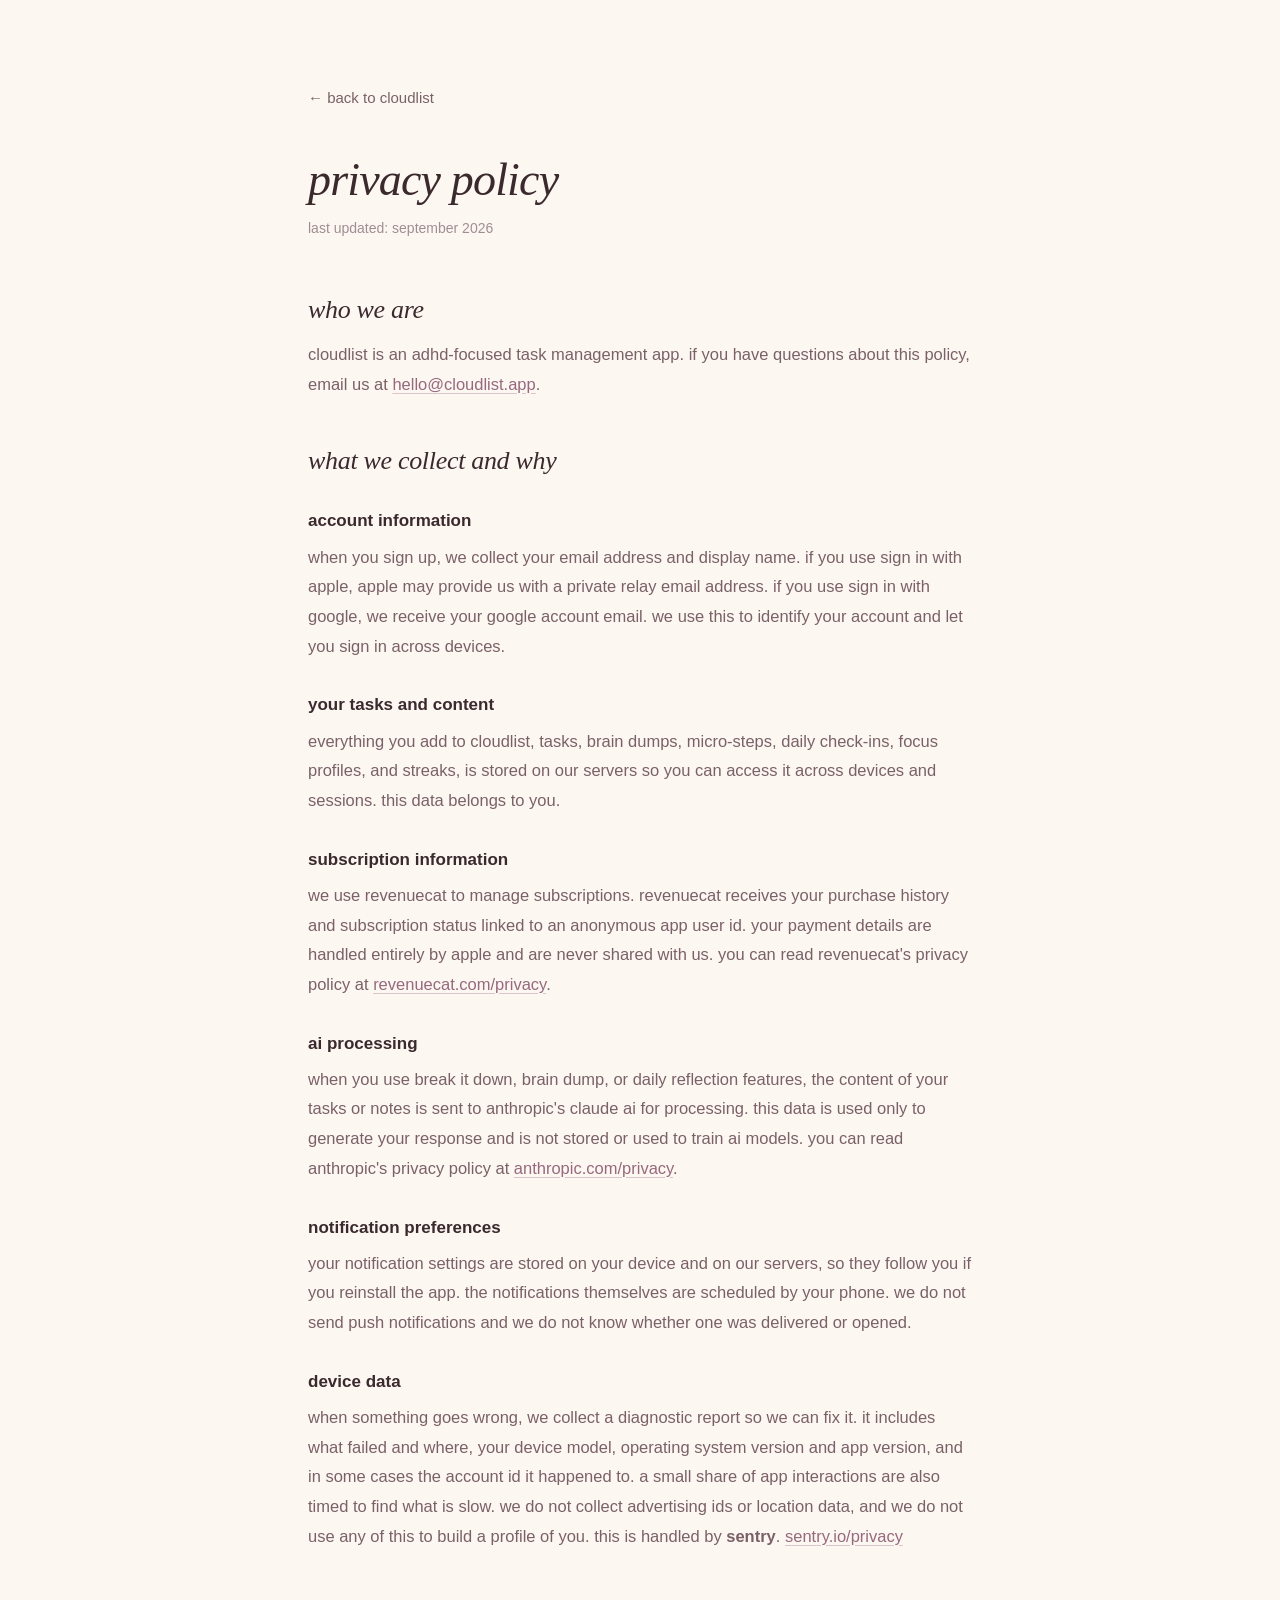
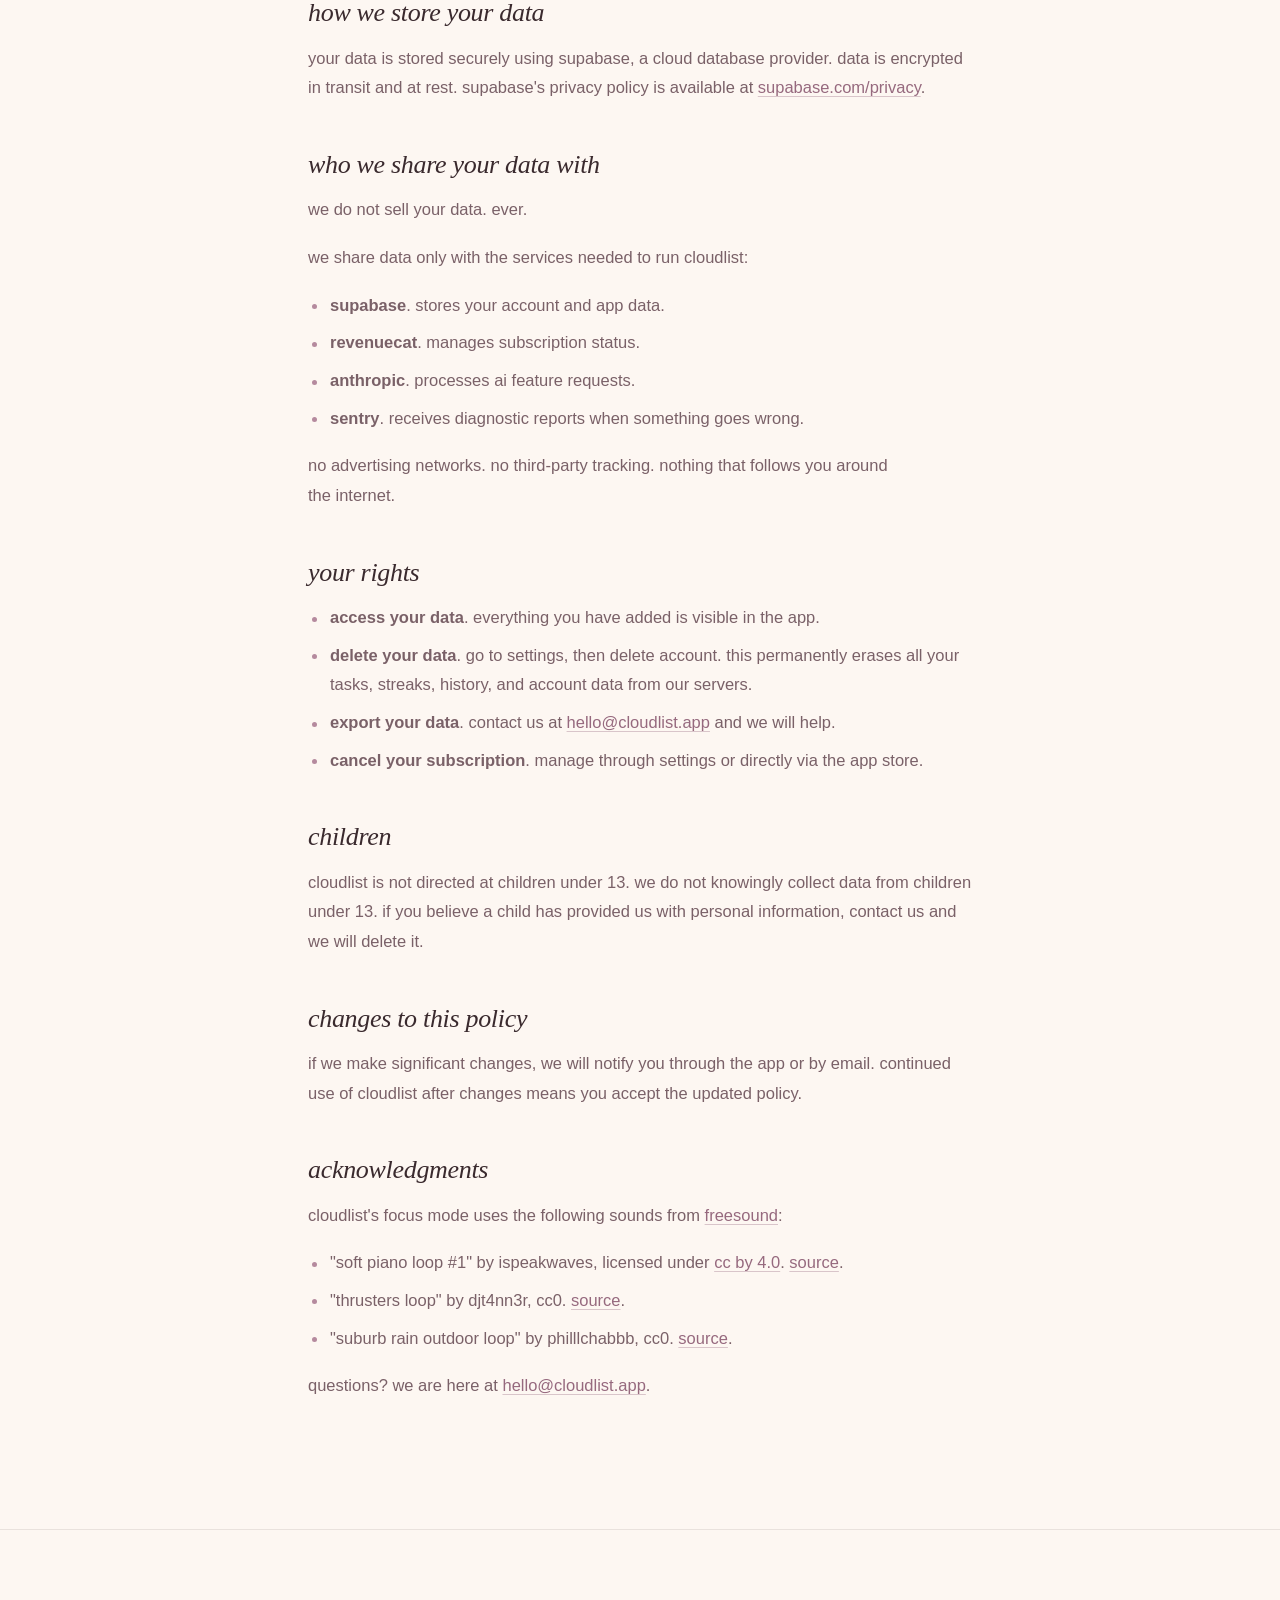
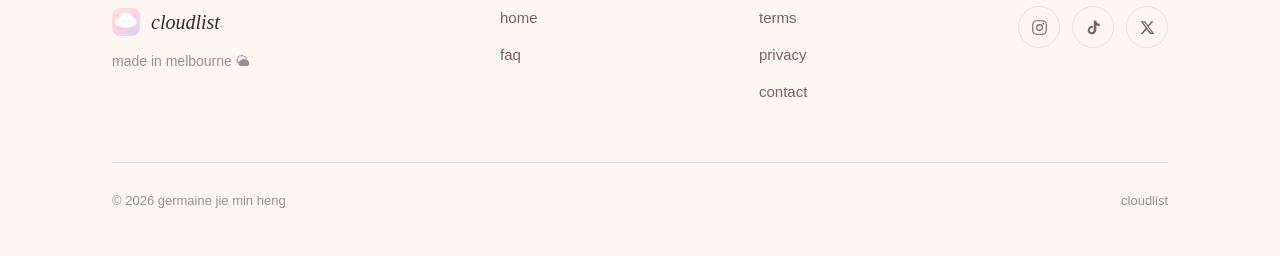
<file: privacy.html>
<!DOCTYPE html>
<html lang="en">
<head>
  <meta charset="UTF-8">
  <meta name="viewport" content="width=device-width, initial-scale=1.0">
  <title>cloudlist · privacy policy</title>
  <meta name="description" content="cloudlist privacy policy.">
  <link rel="icon" href="icon.png">
  <link rel="apple-touch-icon" href="icon.png">
  <link rel="stylesheet" href="styles.css">
</head>
<body class="legal">
  <main>
    <div class="legal-page">
      <a href="index.html" class="back">← back to cloudlist</a>

      <h1>privacy policy</h1>
      <p class="updated">last updated: september 2026</p>

      <h2>who we are</h2>
      <p>cloudlist is an adhd-focused task management app. if you have questions about this policy, email us at <a href="mailto:hello@cloudlist.app">hello@cloudlist.app</a>.</p>

      <h2>what we collect and why</h2>

      <h3>account information</h3>
      <p>when you sign up, we collect your email address and display name. if you use sign in with apple, apple may provide us with a private relay email address. if you use sign in with google, we receive your google account email. we use this to identify your account and let you sign in across devices.</p>

      <h3>your tasks and content</h3>
      <p>everything you add to cloudlist, tasks, brain dumps, micro-steps, daily check-ins, focus profiles, and streaks, is stored on our servers so you can access it across devices and sessions. this data belongs to you.</p>

      <h3>subscription information</h3>
      <p>we use revenuecat to manage subscriptions. revenuecat receives your purchase history and subscription status linked to an anonymous app user id. your payment details are handled entirely by apple and are never shared with us. you can read revenuecat's privacy policy at <a href="https://www.revenuecat.com/privacy" target="_blank" rel="noopener">revenuecat.com/privacy</a>.</p>

      <h3>ai processing</h3>
      <p>when you use break it down, brain dump, or daily reflection features, the content of your tasks or notes is sent to anthropic's claude ai for processing. this data is used only to generate your response and is not stored or used to train ai models. you can read anthropic's privacy policy at <a href="https://www.anthropic.com/privacy" target="_blank" rel="noopener">anthropic.com/privacy</a>.</p>

      <h3>notification preferences</h3>
      <p>your notification settings are stored on your device and on our servers, so they follow you if you reinstall the app. the notifications themselves are scheduled by your phone. we do not send push notifications and we do not know whether one was delivered or opened.</p>

      <h3>device data</h3>
      <p>when something goes wrong, we collect a diagnostic report so we can fix it. it includes what failed and where, your device model, operating system version and app version, and in some cases the account id it happened to. a small share of app interactions are also timed to find what is slow. we do not collect advertising ids or location data, and we do not use any of this to build a profile of you. this is handled by <strong>sentry</strong>. <a href="https://sentry.io/privacy/" target="_blank" rel="noopener">sentry.io/privacy</a></p>

      <h2>how we store your data</h2>
      <p>your data is stored securely using supabase, a cloud database provider. data is encrypted in transit and at rest. supabase's privacy policy is available at <a href="https://supabase.com/privacy" target="_blank" rel="noopener">supabase.com/privacy</a>.</p>

      <h2>who we share your data with</h2>
      <p>we do not sell your data. ever.</p>
      <p>we share data only with the services needed to run cloudlist:</p>
      <ul>
        <li><strong>supabase</strong>. stores your account and app data.</li>
        <li><strong>revenuecat</strong>. manages subscription status.</li>
        <li><strong>anthropic</strong>. processes ai feature requests.</li>
        <li><strong>sentry</strong>. receives diagnostic reports when something goes wrong.</li>
      </ul>
      <p>no advertising networks. no third-party tracking. nothing that follows you around the internet.</p>

      <h2>your rights</h2>
      <ul>
        <li><strong>access your data</strong>. everything you have added is visible in the app.</li>
        <li><strong>delete your data</strong>. go to settings, then delete account. this permanently erases all your tasks, streaks, history, and account data from our servers.</li>
        <li><strong>export your data</strong>. contact us at <a href="mailto:hello@cloudlist.app">hello@cloudlist.app</a> and we will help.</li>
        <li><strong>cancel your subscription</strong>. manage through settings or directly via the app store.</li>
      </ul>

      <h2>children</h2>
      <p>cloudlist is not directed at children under 13. we do not knowingly collect data from children under 13. if you believe a child has provided us with personal information, contact us and we will delete it.</p>

      <h2>changes to this policy</h2>
      <p>if we make significant changes, we will notify you through the app or by email. continued use of cloudlist after changes means you accept the updated policy.</p>

      <h2>acknowledgments</h2>
      <p>cloudlist's focus mode uses the following sounds from <a href="https://freesound.org" target="_blank" rel="noopener">freesound</a>:</p>
      <ul>
        <li>"soft piano loop #1" by ispeakwaves, licensed under <a href="https://creativecommons.org/licenses/by/4.0/" target="_blank" rel="noopener">cc by 4.0</a>. <a href="https://freesound.org/s/384934/" target="_blank" rel="noopener">source</a>.</li>
        <li>"thrusters loop" by djt4nn3r, cc0. <a href="https://freesound.org/s/347576/" target="_blank" rel="noopener">source</a>.</li>
        <li>"suburb rain outdoor loop" by philllchabbb, cc0. <a href="https://freesound.org/s/238431/" target="_blank" rel="noopener">source</a>.</li>
      </ul>

      <p>questions? we are here at <a href="mailto:hello@cloudlist.app">hello@cloudlist.app</a>.</p>
    </div>
  </main>

  <footer>
    <div class="wrap footer-inner">
      <div class="footer-top">
        <div class="footer-brand">
          <div class="footer-mark">
            <img src="icon.png" alt="" width="28" height="28">
            <span>cloudlist</span>
          </div>
          <p class="footer-tag">made in melbourne 🌥</p>
        </div>

        <nav class="footer-col" aria-label="site">
          <a href="index.html">home</a>
          <a href="index.html#faq">faq</a>
        </nav>

        <nav class="footer-col" aria-label="legal">
          <a href="terms.html">terms</a>
          <a href="privacy.html">privacy</a>
          <a href="mailto:hello@cloudlist.app">contact</a>
        </nav>

        <div class="footer-social">
          <a href="https://www.instagram.com/cloudlist.app" target="_blank" rel="noopener" aria-label="cloudlist on instagram">
            <svg viewBox="0 0 24 24" fill="none" stroke="currentColor" stroke-width="1.6" stroke-linecap="round" stroke-linejoin="round" aria-hidden="true">
              <rect x="2.5" y="2.5" width="19" height="19" rx="5.2"/>
              <circle cx="12" cy="12" r="4"/>
              <circle cx="17.5" cy="6.5" r="1.1" fill="currentColor" stroke="none"/>
            </svg>
          </a>
          <a href="https://www.tiktok.com/@cloudlist.app" target="_blank" rel="noopener" aria-label="cloudlist on tiktok">
            <svg viewBox="0 0 24 24" fill="currentColor" aria-hidden="true">
              <path d="M19.59 6.69a4.83 4.83 0 0 1-3.77-4.25V2h-3.45v13.67a2.89 2.89 0 0 1-5.2 1.74 2.89 2.89 0 0 1 3.79-4.25v-3.5a6.33 6.33 0 0 0-5.79 10.06 6.34 6.34 0 0 0 10.86-4.43V8.72a8.16 8.16 0 0 0 4.77 1.52v-3.4a4.85 4.85 0 0 1-1.21-.15z"/>
            </svg>
          </a>
          <a href="https://x.com/cloudlistapp" target="_blank" rel="noopener" aria-label="cloudlist on x">
            <svg viewBox="0 0 24 24" fill="currentColor" aria-hidden="true">
              <path d="M17.53 3h3.05l-6.66 7.61L21.75 21h-6.13l-4.8-6.28L5.32 21H2.27l7.12-8.14L2.25 3h6.29l4.34 5.74L17.53 3zm-1.07 16.17h1.69L7.62 4.74H5.81l10.65 14.43z"/>
            </svg>
          </a>
        </div>
      </div>

      <div class="footer-bottom">
        <p>© 2026 germaine jie min heng</p>
        <p>cloudlist</p>
      </div>
    </div>
  </footer>
</body>
</html>
</file>
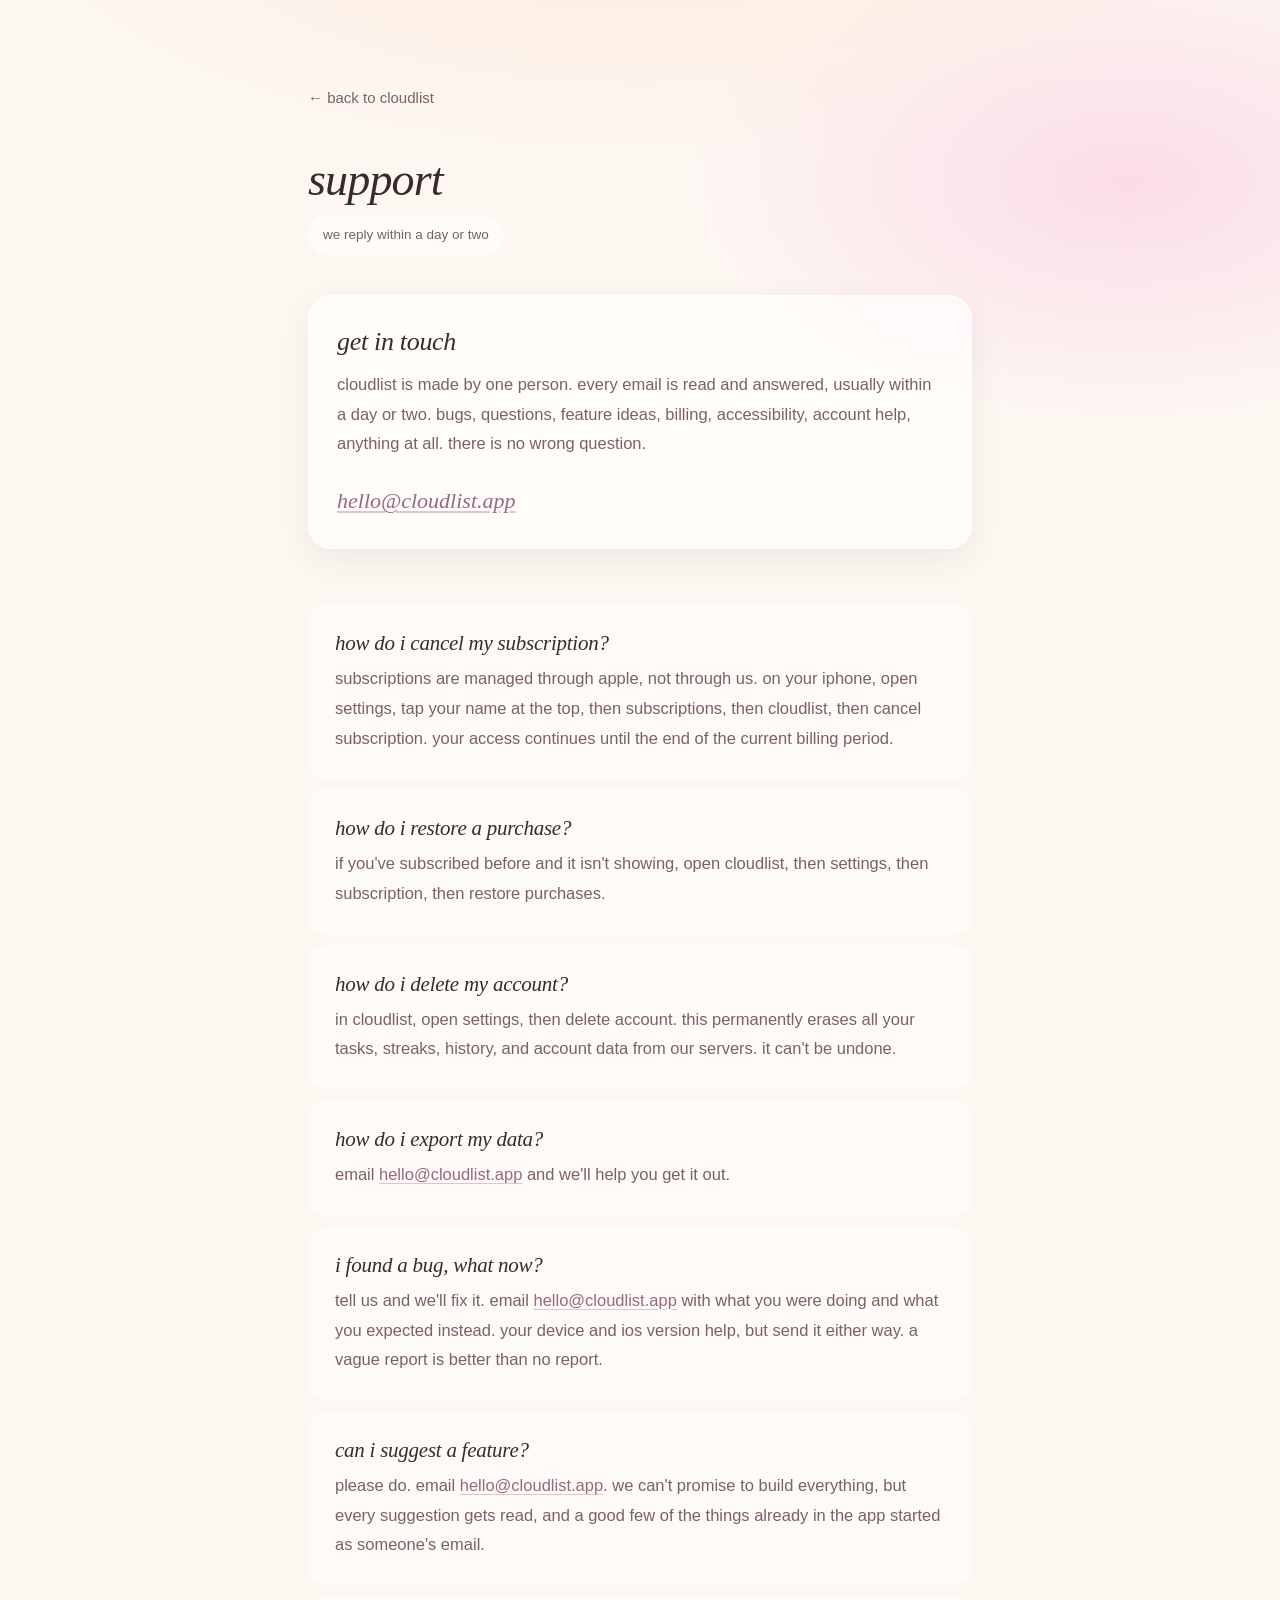
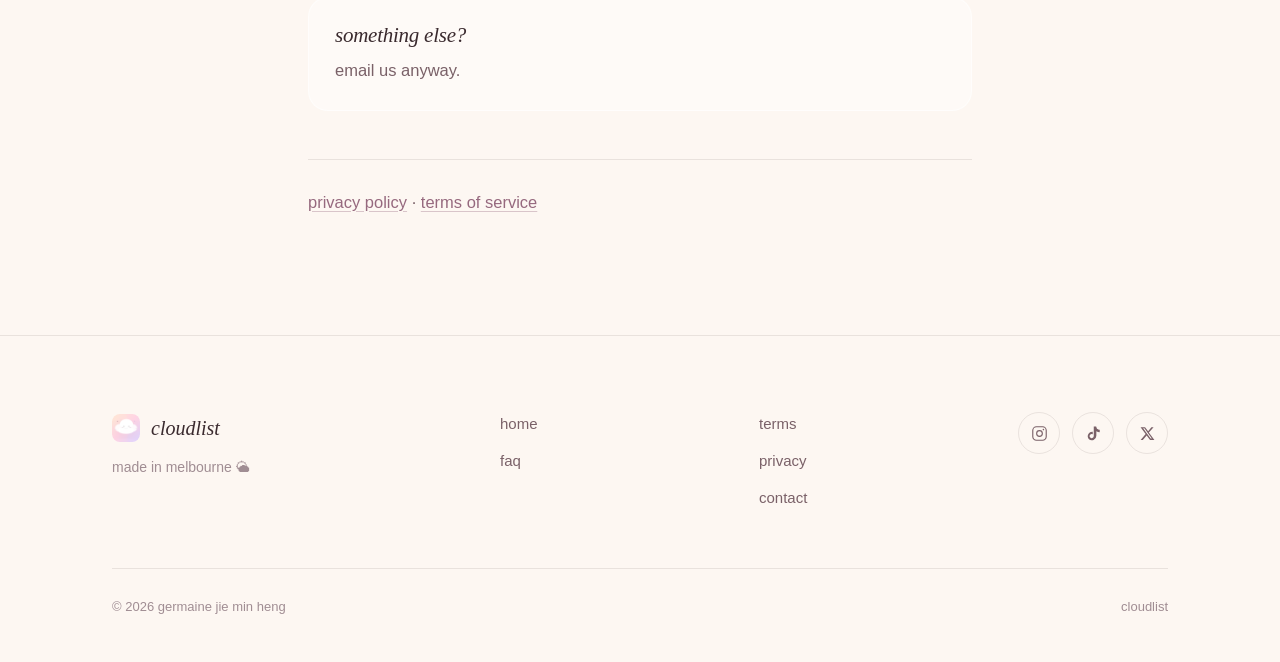
<file: support.html>
<!DOCTYPE html>
<html lang="en">
<head>
  <meta charset="UTF-8">
  <meta name="viewport" content="width=device-width, initial-scale=1.0">
  <title>cloudlist · support</title>
  <meta name="description" content="cloudlist support. help with your account, subscription, bugs, and anything else.">
  <link rel="icon" href="icon.png">
  <link rel="apple-touch-icon" href="icon.png">
  <link rel="stylesheet" href="styles.css">
</head>
<body class="legal support">
  <main>
    <div class="legal-page support-page">
      <a href="index.html" class="back">← back to cloudlist</a>

      <h1>support</h1>
      <p class="updated">we reply within a day or two</p>

      <div class="support-card">
        <h2>get in touch</h2>
        <p>cloudlist is made by one person. every email is read and answered, usually within a day or two. bugs, questions, feature ideas, billing, accessibility, account help, anything at all. there is no wrong question.</p>
        <a class="support-mail" href="mailto:hello@cloudlist.app">hello@cloudlist.app</a>
      </div>

      <div class="qa-block">
        <h2>how do i cancel my subscription?</h2>
        <p>subscriptions are managed through apple, not through us. on your iphone, open settings, tap your name at the top, then subscriptions, then cloudlist, then cancel subscription. your access continues until the end of the current billing period.</p>
      </div>

      <div class="qa-block">
        <h2>how do i restore a purchase?</h2>
        <p>if you've subscribed before and it isn't showing, open cloudlist, then settings, then subscription, then restore purchases.</p>
      </div>

      <div class="qa-block">
        <h2>how do i delete my account?</h2>
        <p>in cloudlist, open settings, then delete account. this permanently erases all your tasks, streaks, history, and account data from our servers. it can't be undone.</p>
      </div>

      <div class="qa-block">
        <h2>how do i export my data?</h2>
        <p>email <a href="mailto:hello@cloudlist.app">hello@cloudlist.app</a> and we'll help you get it out.</p>
      </div>

      <div class="qa-block">
        <h2>i found a bug, what now?</h2>
        <p>tell us and we'll fix it. email <a href="mailto:hello@cloudlist.app">hello@cloudlist.app</a> with what you were doing and what you expected instead. your device and ios version help, but send it either way. a vague report is better than no report.</p>
      </div>

      <div class="qa-block">
        <h2>can i suggest a feature?</h2>
        <p>please do. email <a href="mailto:hello@cloudlist.app">hello@cloudlist.app</a>. we can't promise to build everything, but every suggestion gets read, and a good few of the things already in the app started as someone's email.</p>
      </div>

      <div class="qa-block">
        <h2>something else?</h2>
        <p>email us anyway.</p>
      </div>

      <div class="support-foot">
        <p><a href="privacy.html">privacy policy</a> · <a href="terms.html">terms of service</a></p>
      </div>
    </div>
  </main>

  <footer>
    <div class="wrap footer-inner">
      <div class="footer-top">
        <div class="footer-brand">
          <div class="footer-mark">
            <img src="icon.png" alt="" width="28" height="28">
            <span>cloudlist</span>
          </div>
          <p class="footer-tag">made in melbourne 🌥</p>
        </div>

        <nav class="footer-col" aria-label="site">
          <a href="index.html">home</a>
          <a href="index.html#faq">faq</a>
        </nav>

        <nav class="footer-col" aria-label="legal">
          <a href="terms.html">terms</a>
          <a href="privacy.html">privacy</a>
          <a href="mailto:hello@cloudlist.app">contact</a>
        </nav>

        <div class="footer-social">
          <a href="https://www.instagram.com/cloudlist.app" target="_blank" rel="noopener" aria-label="cloudlist on instagram">
            <svg viewBox="0 0 24 24" fill="none" stroke="currentColor" stroke-width="1.6" stroke-linecap="round" stroke-linejoin="round" aria-hidden="true">
              <rect x="2.5" y="2.5" width="19" height="19" rx="5.2"/>
              <circle cx="12" cy="12" r="4"/>
              <circle cx="17.5" cy="6.5" r="1.1" fill="currentColor" stroke="none"/>
            </svg>
          </a>
          <a href="https://www.tiktok.com/@cloudlist.app" target="_blank" rel="noopener" aria-label="cloudlist on tiktok">
            <svg viewBox="0 0 24 24" fill="currentColor" aria-hidden="true">
              <path d="M19.59 6.69a4.83 4.83 0 0 1-3.77-4.25V2h-3.45v13.67a2.89 2.89 0 0 1-5.2 1.74 2.89 2.89 0 0 1 3.79-4.25v-3.5a6.33 6.33 0 0 0-5.79 10.06 6.34 6.34 0 0 0 10.86-4.43V8.72a8.16 8.16 0 0 0 4.77 1.52v-3.4a4.85 4.85 0 0 1-1.21-.15z"/>
            </svg>
          </a>
          <a href="https://x.com/cloudlistapp" target="_blank" rel="noopener" aria-label="cloudlist on x">
            <svg viewBox="0 0 24 24" fill="currentColor" aria-hidden="true">
              <path d="M17.53 3h3.05l-6.66 7.61L21.75 21h-6.13l-4.8-6.28L5.32 21H2.27l7.12-8.14L2.25 3h6.29l4.34 5.74L17.53 3zm-1.07 16.17h1.69L7.62 4.74H5.81l10.65 14.43z"/>
            </svg>
          </a>
        </div>
      </div>

      <div class="footer-bottom">
        <p>© 2026 germaine jie min heng</p>
        <p>cloudlist</p>
      </div>
    </div>
  </footer>
</body>
</html>
</file>
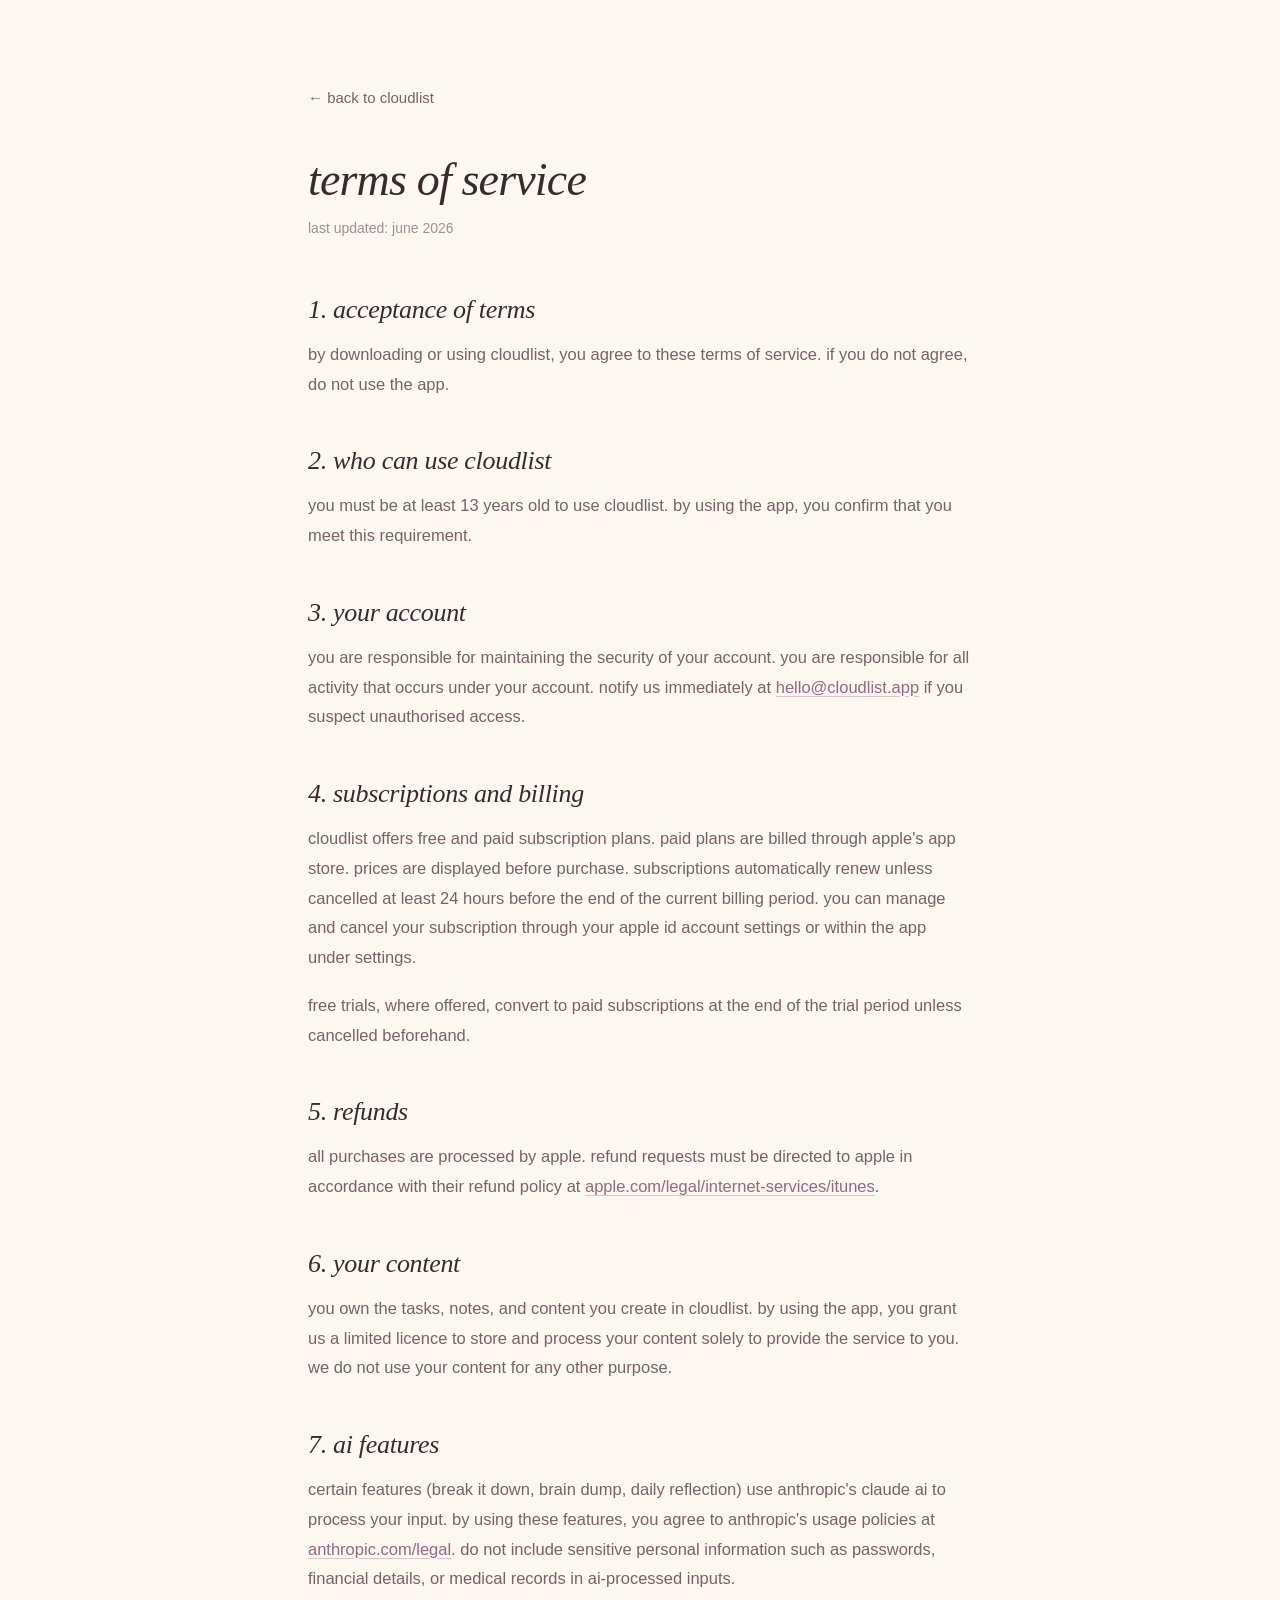
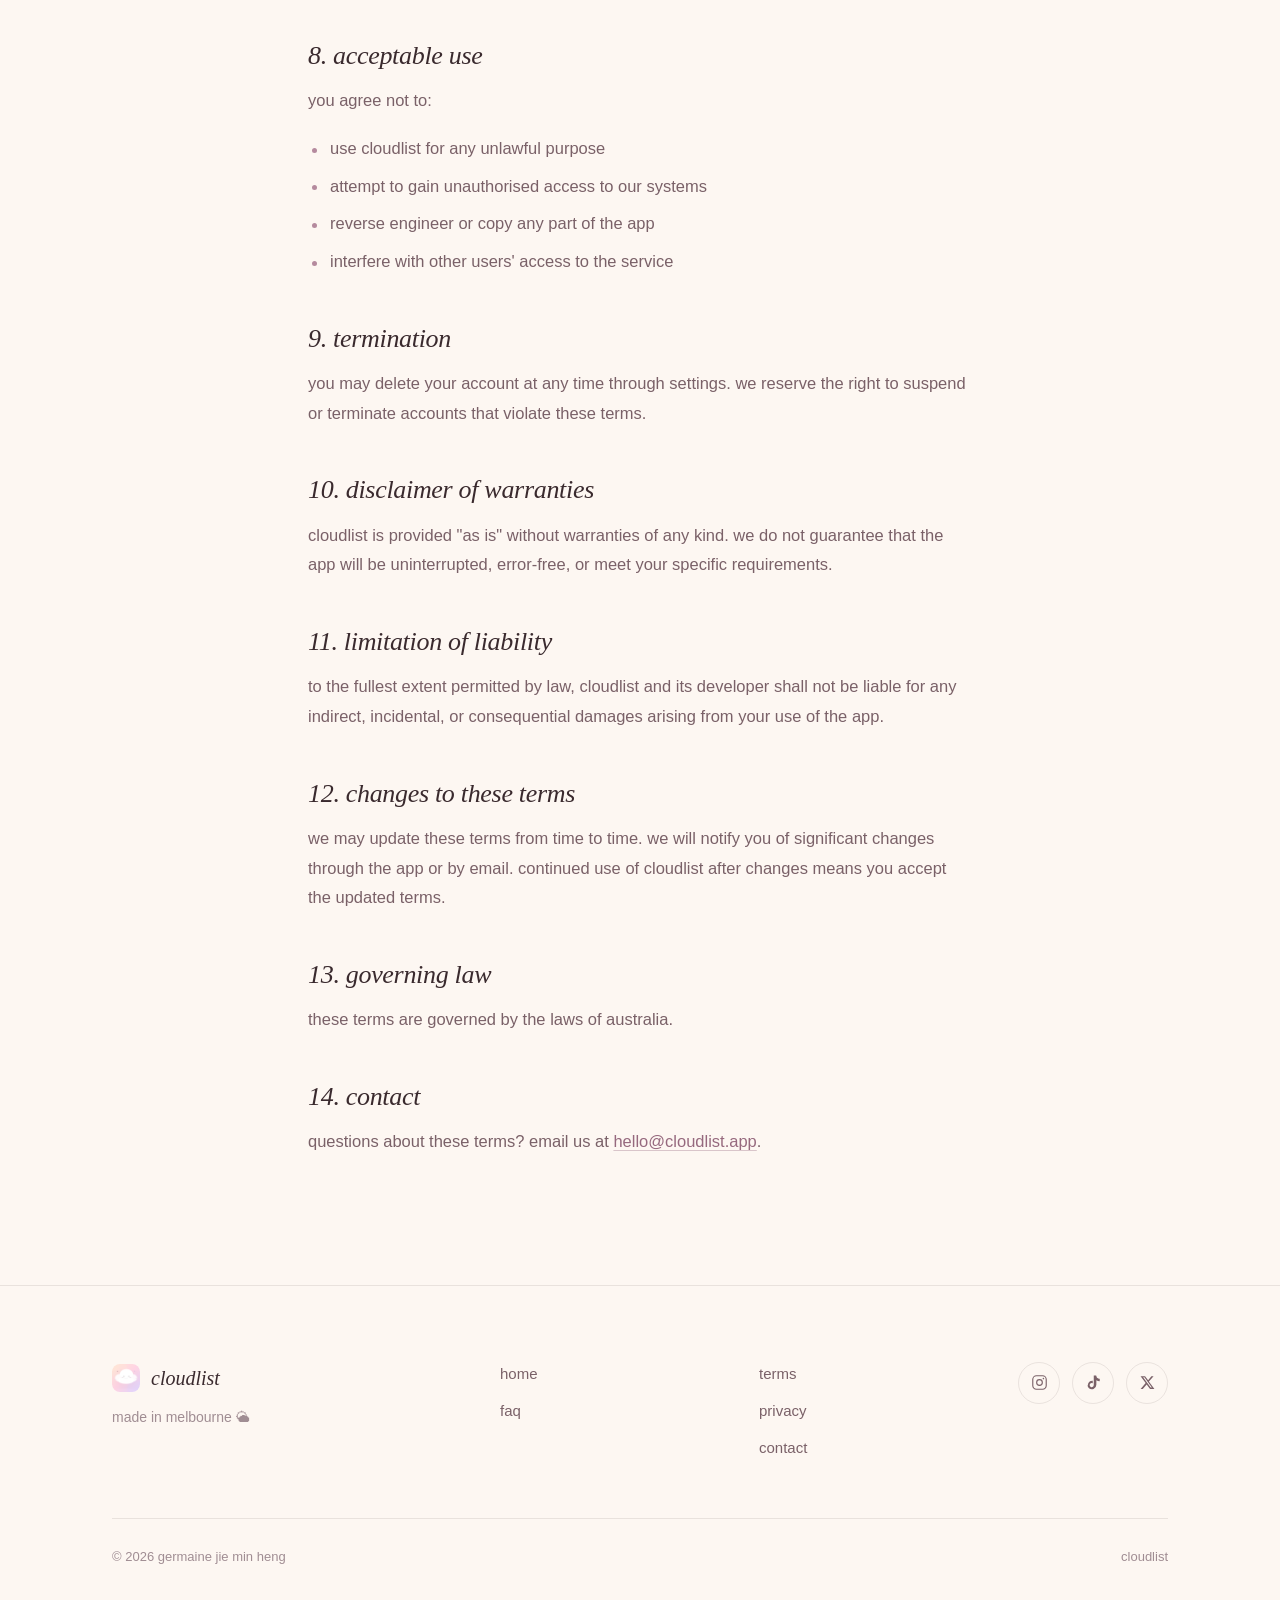
<file: terms.html>
<!DOCTYPE html>
<html lang="en">
<head>
  <meta charset="UTF-8">
  <meta name="viewport" content="width=device-width, initial-scale=1.0">
  <title>cloudlist · terms of service</title>
  <meta name="description" content="cloudlist terms of service.">
  <link rel="icon" href="icon.png">
  <link rel="apple-touch-icon" href="icon.png">
  <link rel="stylesheet" href="styles.css">
</head>
<body class="legal">
  <main>
    <div class="legal-page">
      <a href="index.html" class="back">← back to cloudlist</a>

      <h1>terms of service</h1>
      <p class="updated">last updated: june 2026</p>

      <h2>1. acceptance of terms</h2>
      <p>by downloading or using cloudlist, you agree to these terms of service. if you do not agree, do not use the app.</p>

      <h2>2. who can use cloudlist</h2>
      <p>you must be at least 13 years old to use cloudlist. by using the app, you confirm that you meet this requirement.</p>

      <h2>3. your account</h2>
      <p>you are responsible for maintaining the security of your account. you are responsible for all activity that occurs under your account. notify us immediately at <a href="mailto:hello@cloudlist.app">hello@cloudlist.app</a> if you suspect unauthorised access.</p>

      <h2>4. subscriptions and billing</h2>
      <p>cloudlist offers free and paid subscription plans. paid plans are billed through apple's app store. prices are displayed before purchase. subscriptions automatically renew unless cancelled at least 24 hours before the end of the current billing period. you can manage and cancel your subscription through your apple id account settings or within the app under settings.</p>
      <p>free trials, where offered, convert to paid subscriptions at the end of the trial period unless cancelled beforehand.</p>

      <h2>5. refunds</h2>
      <p>all purchases are processed by apple. refund requests must be directed to apple in accordance with their refund policy at <a href="https://apple.com/legal/internet-services/itunes" target="_blank" rel="noopener">apple.com/legal/internet-services/itunes</a>.</p>

      <h2>6. your content</h2>
      <p>you own the tasks, notes, and content you create in cloudlist. by using the app, you grant us a limited licence to store and process your content solely to provide the service to you. we do not use your content for any other purpose.</p>

      <h2>7. ai features</h2>
      <p>certain features (break it down, brain dump, daily reflection) use anthropic's claude ai to process your input. by using these features, you agree to anthropic's usage policies at <a href="https://www.anthropic.com/legal" target="_blank" rel="noopener">anthropic.com/legal</a>. do not include sensitive personal information such as passwords, financial details, or medical records in ai-processed inputs.</p>

      <h2>8. acceptable use</h2>
      <p>you agree not to:</p>
      <ul>
        <li>use cloudlist for any unlawful purpose</li>
        <li>attempt to gain unauthorised access to our systems</li>
        <li>reverse engineer or copy any part of the app</li>
        <li>interfere with other users' access to the service</li>
      </ul>

      <h2>9. termination</h2>
      <p>you may delete your account at any time through settings. we reserve the right to suspend or terminate accounts that violate these terms.</p>

      <h2>10. disclaimer of warranties</h2>
      <p>cloudlist is provided "as is" without warranties of any kind. we do not guarantee that the app will be uninterrupted, error-free, or meet your specific requirements.</p>

      <h2>11. limitation of liability</h2>
      <p>to the fullest extent permitted by law, cloudlist and its developer shall not be liable for any indirect, incidental, or consequential damages arising from your use of the app.</p>

      <h2>12. changes to these terms</h2>
      <p>we may update these terms from time to time. we will notify you of significant changes through the app or by email. continued use of cloudlist after changes means you accept the updated terms.</p>

      <h2>13. governing law</h2>
      <p>these terms are governed by the laws of australia.</p>

      <h2>14. contact</h2>
      <p>questions about these terms? email us at <a href="mailto:hello@cloudlist.app">hello@cloudlist.app</a>.</p>
    </div>
  </main>

  <footer>
    <div class="wrap footer-inner">
      <div class="footer-top">
        <div class="footer-brand">
          <div class="footer-mark">
            <img src="icon.png" alt="" width="28" height="28">
            <span>cloudlist</span>
          </div>
          <p class="footer-tag">made in melbourne 🌥</p>
        </div>

        <nav class="footer-col" aria-label="site">
          <a href="index.html">home</a>
          <a href="index.html#faq">faq</a>
        </nav>

        <nav class="footer-col" aria-label="legal">
          <a href="terms.html">terms</a>
          <a href="privacy.html">privacy</a>
          <a href="mailto:hello@cloudlist.app">contact</a>
        </nav>

        <div class="footer-social">
          <a href="https://www.instagram.com/cloudlist.app" target="_blank" rel="noopener" aria-label="cloudlist on instagram">
            <svg viewBox="0 0 24 24" fill="none" stroke="currentColor" stroke-width="1.6" stroke-linecap="round" stroke-linejoin="round" aria-hidden="true">
              <rect x="2.5" y="2.5" width="19" height="19" rx="5.2"/>
              <circle cx="12" cy="12" r="4"/>
              <circle cx="17.5" cy="6.5" r="1.1" fill="currentColor" stroke="none"/>
            </svg>
          </a>
          <a href="https://www.tiktok.com/@cloudlist.app" target="_blank" rel="noopener" aria-label="cloudlist on tiktok">
            <svg viewBox="0 0 24 24" fill="currentColor" aria-hidden="true">
              <path d="M19.59 6.69a4.83 4.83 0 0 1-3.77-4.25V2h-3.45v13.67a2.89 2.89 0 0 1-5.2 1.74 2.89 2.89 0 0 1 3.79-4.25v-3.5a6.33 6.33 0 0 0-5.79 10.06 6.34 6.34 0 0 0 10.86-4.43V8.72a8.16 8.16 0 0 0 4.77 1.52v-3.4a4.85 4.85 0 0 1-1.21-.15z"/>
            </svg>
          </a>
          <a href="https://x.com/cloudlistapp" target="_blank" rel="noopener" aria-label="cloudlist on x">
            <svg viewBox="0 0 24 24" fill="currentColor" aria-hidden="true">
              <path d="M17.53 3h3.05l-6.66 7.61L21.75 21h-6.13l-4.8-6.28L5.32 21H2.27l7.12-8.14L2.25 3h6.29l4.34 5.74L17.53 3zm-1.07 16.17h1.69L7.62 4.74H5.81l10.65 14.43z"/>
            </svg>
          </a>
        </div>
      </div>

      <div class="footer-bottom">
        <p>© 2026 germaine jie min heng</p>
        <p>cloudlist</p>
      </div>
    </div>
  </footer>
</body>
</html>
</file>
<file: styles.css>
/* ========================================
   cloudlist · site v2
   golden hour palette, carried from v1
   ======================================== */

:root {
  --ink:        #3A2A2E;
  --ink-soft:   #7A6168;
  --ink-faint:  #A08D93;
  --accent:     #B58A9E;
  --accent-dk:  #96697E;
  --line:       rgba(58, 42, 46, 0.10);

  --peach:      #FFE8D6;
  --blush:      #FCDDD9;
  --pink:       #FBDCE8;
  --lavender:   #E6DEFB;
  --cream:      #FDF7F2;

  --serif: Georgia, 'Times New Roman', serif;
  --sans: -apple-system, BlinkMacSystemFont, 'SF Pro Text', 'Segoe UI', Roboto, Helvetica, Arial, sans-serif;

  --ease: cubic-bezier(0.22, 0.61, 0.36, 1);
}

* { margin: 0; padding: 0; box-sizing: border-box; }
[hidden] { display: none !important; }

html {
  -webkit-font-smoothing: antialiased;
  -moz-osx-font-smoothing: grayscale;
  scroll-behavior: smooth;
  scroll-padding-top: 104px;
}

body {
  background: var(--cream);
  color: var(--ink);
  font-family: var(--sans);
  font-size: 17px;
  line-height: 1.6;
  overflow-x: hidden;
}

img { display: block; max-width: 100%; height: auto; }
a { color: inherit; }

:focus-visible {
  outline: 2px solid var(--accent-dk);
  outline-offset: 3px;
  border-radius: 6px;
}

/* ========================================
   layout
   ======================================== */

.wrap {
  max-width: 1120px;
  margin: 0 auto;
  padding: 0 32px;
  width: 100%;
}

.wrap.narrow { max-width: 760px; }
.center { text-align: center; }

.band { padding: 130px 0; position: relative; }

.band--peach    { background: var(--peach); }
.band--blush    { background: var(--blush); }
.band--pink     { background: var(--pink); }
.band--lavender { background: var(--lavender); }
.band--cream    { background: var(--cream); }

/* ========================================
   type — one heading scale everywhere
   ======================================== */

.display {
  font-family: var(--serif);
  font-style: italic;
  font-weight: normal;
  font-size: clamp(32px, 4vw, 47px);
  line-height: 1.14;
  letter-spacing: -0.018em;
}

.display-sm {
  font-family: var(--serif);
  font-style: italic;
  font-weight: normal;
  font-size: clamp(30px, 3.6vw, 42px);
  line-height: 1.16;
  letter-spacing: -0.015em;
  text-wrap: balance;
}

.section-head { margin-bottom: 20px; }

.lede {
  font-size: 19px;
  color: var(--ink-soft);
  line-height: 1.56;
  margin-top: 26px;
}

.body {
  font-size: 17px;
  color: var(--ink-soft);
  line-height: 1.78;
  text-wrap: pretty;
}

.body em { font-family: var(--serif); font-style: italic; color: var(--ink); }

.sub {
  font-size: 17px;
  color: var(--ink-soft);
  line-height: 1.6;
  text-wrap: pretty;
}

.sub a { color: var(--accent-dk); text-decoration: underline; text-underline-offset: 3px; }
.sub--wide { max-width: none; margin: 0 auto; }

.wordmark {
  display: flex;
  align-items: center;
  gap: 12px;
  font-family: var(--serif);
  font-style: italic;
  font-size: 24px;
  color: var(--ink);
  margin-bottom: 34px;
}

.wordmark img { border-radius: 9px; }

/* ========================================
   buttons
   ======================================== */

.button {
  display: inline-flex;
  align-items: center;
  gap: 11px;
  font-size: 17px;
  font-weight: 500;
  padding: 17px 34px;
  border-radius: 100px;
  text-decoration: none;
  transition: transform 0.3s var(--ease), box-shadow 0.3s var(--ease), background 0.3s var(--ease);
}

.button-mark { width: 19px; height: 19px; flex-shrink: 0; }

.button--glass {
  background: rgba(255, 255, 255, 0.52);
  backdrop-filter: blur(14px) saturate(1.3);
  -webkit-backdrop-filter: blur(14px) saturate(1.3);
  border: 1px solid rgba(255, 255, 255, 0.72);
  color: var(--ink);
  box-shadow: 0 6px 22px rgba(58, 42, 46, 0.09);
}

.button--glass:hover {
  background: rgba(255, 255, 255, 0.74);
  transform: translateY(-2px);
  box-shadow: 0 12px 30px rgba(58, 42, 46, 0.13);
}

/* ========================================
   nav
   ======================================== */

.nav {
  position: fixed;
  top: 18px;
  left: 0; right: 0;
  z-index: 60;
  display: flex;
  justify-content: center;
  padding: 0 20px;
  pointer-events: none;
}

.nav-pill {
  pointer-events: auto;
  display: flex;
  align-items: center;
  gap: 32px;
  background: rgba(255, 252, 250, 0.66);
  backdrop-filter: blur(18px) saturate(1.4);
  -webkit-backdrop-filter: blur(18px) saturate(1.4);
  border: 1px solid rgba(255, 255, 255, 0.6);
  border-radius: 100px;
  padding: 9px 9px 9px 22px;
  transition: box-shadow 0.35s var(--ease), background 0.35s var(--ease);
}

.nav.is-stuck .nav-pill {
  background: rgba(255, 252, 250, 0.86);
  box-shadow: 0 8px 30px rgba(58, 42, 46, 0.11);
}

.nav-brand {
  display: flex;
  align-items: center;
  gap: 10px;
  text-decoration: none;
  font-family: var(--serif);
  font-style: italic;
  font-size: 18px;
  color: var(--ink);
}

.nav-brand img { border-radius: 7px; }

.nav-links { display: flex; gap: 26px; }

.nav-links a {
  font-size: 15px;
  color: var(--ink-soft);
  text-decoration: none;
  transition: color 0.2s var(--ease);
}

.nav-links a:hover { color: var(--ink); }

.nav-cta {
  background: var(--accent);
  color: #fff;
  font-size: 15px;
  font-weight: 500;
  padding: 11px 22px;
  border-radius: 100px;
  text-decoration: none;
  transition: background 0.25s var(--ease);
}

.nav-cta:hover { background: var(--accent-dk); }

/* ========================================
   phone frame
   ======================================== */

.phone {
  border-radius: 44px;
  padding: 9px;
  background: linear-gradient(155deg, #40343A, #241C20);
  box-shadow:
    0 30px 66px rgba(58, 42, 46, 0.22),
    0 5px 16px rgba(58, 42, 46, 0.10);
}

.phone img {
  border-radius: 36px;
  display: block;
  width: 100%;
}

/* two stacked layers so the swap is a true crossfade */
.phone--stack {
  position: relative;
  width: 100%;
  aspect-ratio: 640 / 1391;
}

.phone--stack .pin-img {
  position: absolute;
  inset: 9px;
  width: calc(100% - 18px);
  height: calc(100% - 18px);
  object-fit: cover;
  opacity: 0;
  transition: opacity 0.55s var(--ease);
}

.phone--stack .pin-img.is-on { opacity: 1; }

/* ========================================
   1. hero
   ======================================== */

.hero { padding-top: 190px; padding-bottom: 140px; }

.hero-grid {
  display: grid;
  grid-template-columns: 1.15fr 0.72fr;
  gap: 64px;
  align-items: center;
}

.hero-copy .button { margin-top: 44px; }
.hero-phone { width: min(300px, 100%); justify-self: center; }

/* ========================================
   2. the problem
   ======================================== */

.problem { overflow: hidden; }
.problem-copy { position: relative; z-index: 2; }
.problem .section-head { margin-bottom: 64px; }

.clouds {
  position: absolute;
  inset: 0;
  z-index: 1;
  pointer-events: none;
}

.cloud {
  position: absolute;
  left: var(--x);
  top: var(--y);
  width: var(--w);
  fill: #fff;
  opacity: var(--o);
  will-change: transform;
}

/* staged lines read as a paced thought rather than a paragraph block */
.problem-lines {
  max-width: 760px;
  margin: 0 auto;
  text-align: center;
}

.line {
  font-size: clamp(17px, 1.9vw, 20px);
  color: var(--ink-soft);
  line-height: 1.6;
  text-wrap: balance;
}

/* the first two sit close together, they are one thought */
.line + .line { margin-top: 8px; }

/* the italic turn and the closing beat get their own air */
.line--em {
  font-family: var(--serif);
  font-style: italic;
  font-size: clamp(19px, 2.1vw, 23px);
  color: var(--ink);
  margin-top: 34px !important;
}

.line--em + .line { margin-top: 34px; }

.problem-turn { margin-top: 68px; text-align: center; }

.turn-rule {
  display: block;
  width: 42px;
  height: 1.5px;
  background: var(--accent);
  opacity: 0.6;
  margin: 0 auto 40px;
  border-radius: 2px;
}

.turn-lead {
  font-size: clamp(17px, 1.9vw, 20px);
  color: var(--ink-soft);
  margin-bottom: 12px;
}

.turn-line {
  font-family: var(--serif);
  font-style: italic;
  font-size: clamp(28px, 3.6vw, 42px);
  line-height: 1.2;
  letter-spacing: -0.015em;
  color: var(--ink);
}

/* ========================================
   3. how it works
   ======================================== */

#how .section-head { margin-bottom: 96px; }

.pin-grid {
  display: grid;
  grid-template-columns: 0.82fr 1fr;
  gap: 92px;
  align-items: start;
}

/* explicit width — an auto-width grid item collapses to zero here,
   because every child of .phone--stack is absolutely positioned */
.pin-phone {
  position: sticky;
  top: 132px;
  width: min(296px, 100%);
  justify-self: center;
}

.pin-blocks { display: flex; flex-direction: column; }

.pin-block {
  min-height: 80vh;
  display: flex;
  flex-direction: column;
  justify-content: center;
  padding: 44px 0;
}

.pin-block:first-child { padding-top: 0; }
.pin-block:last-child { padding-bottom: 0; }

.step {
  font-size: 17px;
  font-weight: 600;
  letter-spacing: 0.08em;
  color: var(--accent-dk);
  margin-bottom: 22px;
}

.pin-block h3 { margin-bottom: 22px; }

.phone--inline { display: none; }

/* carousel dots — mobile only, hidden on desktop */
.pin-dots { display: none; }


/* ========================================
   4. adhd flip cards
   ======================================== */

#why .section-head { margin-bottom: 18px; }

.cards {
  display: grid;
  grid-template-columns: repeat(4, 1fr);
  gap: 20px;
  margin-top: 68px;
}

.card {
  perspective: 1400px;
  height: 260px;
  cursor: pointer;
  background: none;
  border: 0;
}

.card-inner {
  position: relative;
  width: 100%;
  height: 100%;
  transform-style: preserve-3d;
  transition: transform 0.72s var(--ease);
}

.card:hover .card-inner,
.card:focus-visible .card-inner,
.card.is-flipped .card-inner {
  transform: rotateY(180deg);
}

.card-face {
  position: absolute;
  inset: 0;
  backface-visibility: hidden;
  -webkit-backface-visibility: hidden;
  border-radius: 24px;
  padding: 32px 26px;
  display: flex;
  flex-direction: column;
  border: 1px solid rgba(255, 255, 255, 0.62);
  background: rgba(255, 255, 255, 0.5);
  backdrop-filter: blur(10px);
  -webkit-backdrop-filter: blur(10px);
  box-shadow: 0 10px 30px rgba(58, 42, 46, 0.07);
}

.card-back {
  transform: rotateY(180deg);
  justify-content: center;
  background: rgba(255, 255, 255, 0.78);
}

.card-num {
  font-family: var(--serif);
  font-style: italic;
  font-size: 15px;
  color: var(--accent-dk);
  margin-bottom: 22px;
}

.card h3 {
  font-family: var(--serif);
  font-style: italic;
  font-weight: normal;
  font-size: 23px;
  line-height: 1.24;
  text-wrap: balance;
}

.card-back p {
  font-size: 15px;
  color: var(--ink-soft);
  line-height: 1.66;
  text-wrap: pretty;
}

/* ========================================
   5. founder
   ======================================== */

.founder-panel {
  position: relative;
  max-width: 800px;
  margin: 0 auto;
  background: rgba(255, 255, 255, 0.62);
  border: 1px solid rgba(255, 255, 255, 0.82);
  border-radius: 34px;
  padding: 78px 66px 56px;
  box-shadow: 0 20px 54px rgba(58, 42, 46, 0.07);
  text-align: center;
}

.founder-mark {
  position: absolute;
  top: -30px;
  left: 50%;
  transform: translateX(-50%);
  background: #fff;
  border-radius: 20px;
  padding: 8px;
  box-shadow: 0 10px 26px rgba(58, 42, 46, 0.12);
}

.founder-mark img { border-radius: 14px; }

.founder-open {
  font-family: var(--serif);
  font-style: italic;
  font-size: clamp(24px, 2.9vw, 32px);
  line-height: 1.34;
  color: var(--ink);
  max-width: 24ch;
  margin: 0 auto 36px;
  text-wrap: balance;
}

.founder-body p {
  font-size: 16.5px;
  color: var(--ink-soft);
  line-height: 1.82;
  max-width: 58ch;
  margin: 0 auto;
  text-wrap: pretty;
}

.founder-body p + p { margin-top: 22px; }

.founder-sign {
  margin-top: 44px;
  padding-top: 28px;
  border-top: 1px solid var(--line);
}

.founder-name {
  font-family: var(--serif);
  font-style: italic;
  font-size: 26px;
  color: var(--ink);
}

.founder-role {
  font-size: 13.5px;
  color: var(--ink-faint);
  margin-top: 6px;
}

/* ========================================
   6. faq
   ======================================== */

.faq-grid {
  display: grid;
  grid-template-columns: 0.62fr 1fr;
  gap: 80px;
  align-items: start;
}

.faq-head { position: sticky; top: 140px; }
.faq-head .section-head { margin-bottom: 14px; }

.qa { border-top: 1px solid var(--line); }
.qa:last-child { border-bottom: 1px solid var(--line); }

.qa-q {
  width: 100%;
  display: flex;
  align-items: center;
  justify-content: space-between;
  gap: 24px;
  background: none;
  border: 0;
  cursor: pointer;
  text-align: left;
  padding: 26px 0;
  font-family: var(--serif);
  font-style: italic;
  font-size: 20px;
  color: var(--ink);
  transition: color 0.22s var(--ease);
}

.qa-q:hover { color: var(--accent-dk); }

.qa-icon { position: relative; width: 16px; height: 16px; flex-shrink: 0; }

.qa-icon::before,
.qa-icon::after {
  content: '';
  position: absolute;
  background: var(--accent-dk);
  border-radius: 2px;
  transition: transform 0.4s var(--ease), opacity 0.4s var(--ease);
}

.qa-icon::before { top: 50%; left: 0; width: 16px; height: 1.6px; transform: translateY(-50%); }
.qa-icon::after { left: 50%; top: 0; width: 1.6px; height: 16px; transform: translateX(-50%); }

.qa.is-open .qa-icon::after { transform: translateX(-50%) rotate(90deg); opacity: 0; }

.qa-a {
  display: grid;
  grid-template-rows: 0fr;
  opacity: 0;
  transition: grid-template-rows 0.44s var(--ease), opacity 0.34s var(--ease);
}

.qa-a > div { overflow: hidden; }

.qa-a p {
  font-size: 16px;
  color: var(--ink-soft);
  line-height: 1.74;
  padding: 0 40px 28px 0;
  text-wrap: pretty;
}

.qa.is-open .qa-a { grid-template-rows: 1fr; opacity: 1; }

/* ========================================
   7. final cta
   ======================================== */

.final .section-head { margin-bottom: 16px; }
.final .button { margin-top: 40px; }

/* ========================================
   footer
   ======================================== */

footer {
  background: var(--cream);
  padding: 76px 0 44px;
  border-top: 1px solid var(--line);
}

.footer-top {
  display: grid;
  grid-template-columns: 1.6fr 1fr 1fr auto;
  gap: 44px;
  align-items: start;
}

.footer-mark {
  display: flex;
  align-items: center;
  gap: 11px;
  font-family: var(--serif);
  font-style: italic;
  font-size: 20px;
}

.footer-mark img { border-radius: 8px; }

.footer-tag { font-size: 14px; color: var(--ink-faint); margin-top: 12px; }

.footer-col { display: flex; flex-direction: column; gap: 13px; }

.footer-col a {
  font-size: 15px;
  color: var(--ink-soft);
  text-decoration: none;
  transition: color 0.2s var(--ease);
}

.footer-col a:hover { color: var(--accent-dk); }

.footer-social { display: flex; gap: 12px; }

.footer-social a {
  width: 42px; height: 42px;
  border: 1px solid var(--line);
  border-radius: 50%;
  display: flex;
  align-items: center;
  justify-content: center;
  color: var(--ink-soft);
  transition: color 0.22s var(--ease), border-color 0.22s var(--ease), transform 0.22s var(--ease);
}

.footer-social a:hover {
  color: var(--accent-dk);
  border-color: var(--accent);
  transform: translateY(-2px);
}

.footer-social svg { width: 17px; height: 17px; }

.footer-bottom {
  display: flex;
  justify-content: space-between;
  margin-top: 58px;
  padding-top: 28px;
  border-top: 1px solid var(--line);
  font-size: 13px;
  color: var(--ink-faint);
}

/* ========================================
   motion
   ======================================== */

.lift { opacity: 0; transform: translateY(26px); }

.is-ready .lift {
  animation: lift 0.95s var(--ease) forwards;
  animation-delay: calc(var(--lift, 0) * 0.13s);
}

@keyframes lift {
  from { opacity: 0; transform: translateY(26px); }
  to   { opacity: 1; transform: translateY(0); }
}

.reveal {
  opacity: 0;
  transform: translateY(26px);
  transition: opacity 0.85s var(--ease), transform 0.85s var(--ease);
}

.reveal.is-visible { opacity: 1; transform: none; }

@media (prefers-reduced-motion: reduce) {
  html { scroll-behavior: auto; }
  .lift, .is-ready .lift { opacity: 1; transform: none; animation: none; }
  .reveal { opacity: 1; transform: none; transition: none; }
  .cloud { transform: none !important; }
  .phone--stack .pin-img { transition: none; }
  .card-inner { transition: none; }
  .button--glass:hover, .footer-social a:hover { transform: none; }
  * { animation-duration: 0.01ms !important; transition-duration: 0.01ms !important; }
}

/* ========================================
   tablet
   ======================================== */

@media (max-width: 1000px) {
  .cards { grid-template-columns: repeat(2, 1fr); }
  .faq-grid { grid-template-columns: 1fr; gap: 44px; }
  .faq-head { position: static; }
  .footer-top { grid-template-columns: 1fr 1fr; gap: 38px; }
  .footer-social { grid-column: 1 / -1; }
}

/* ========================================
   mobile
   ======================================== */

@media (max-width: 760px) {
  body { font-size: 16px; }

  .wrap { padding: 0 22px; }
  .band { padding: 88px 0; }

  .hero { padding-top: 146px; padding-bottom: 90px; }
  .hero-grid { grid-template-columns: 1fr; gap: 52px; text-align: center; }
  .hero-copy .wordmark { justify-content: center; }
  .hero-phone { width: min(262px, 100%); }
  .lede { font-size: 17px; }

  .nav { top: 10px; }
  .nav-pill { gap: 12px; padding: 8px 8px 8px 16px; width: 100%; justify-content: space-between; }
  .nav-links { display: none; }

  .button { font-size: 16px; padding: 15px 28px; }

  /* how it works becomes a swipe carousel: five stacked
     full-height blocks was an endless scroll on a phone */
  #how .section-head { margin-bottom: 34px; }
  .pin-grid { grid-template-columns: 1fr; gap: 0; }
  .pin-phone { display: none; }

  .pin-blocks {
    flex-direction: row;
    overflow-x: auto;
    overflow-y: hidden;
    scroll-snap-type: x mandatory;
    -webkit-overflow-scrolling: touch;
    scrollbar-width: none;
    gap: 14px;
    /* full bleed past the wrap padding so cards peek at the edges */
    margin: 0 -22px;
    padding: 6px 22px 4px;
  }

  .pin-blocks::-webkit-scrollbar { display: none; }

  .pin-block {
    flex: 0 0 84%;
    min-height: 0;
    scroll-snap-align: center;
    padding: 28px 22px 30px;
    border-radius: 26px;
    background: rgba(255, 255, 255, 0.42);
    border: 1px solid rgba(255, 255, 255, 0.6);
    backdrop-filter: blur(10px);
    -webkit-backdrop-filter: blur(10px);
    box-shadow: 0 8px 26px rgba(58, 42, 46, 0.06);
    justify-content: flex-start;
  }

  .pin-blocks .pin-block:first-child,
  .pin-blocks .pin-block:last-child { padding: 28px 22px 30px; }

  .step { font-size: 14px; margin-bottom: 14px; }
  .pin-block h3 { font-size: 26px; margin-bottom: 14px; }
  .pin-block .body { font-size: 15.5px; line-height: 1.68; margin-bottom: 24px; }

  /* cards stretch to the tallest, and margin-top:auto pins every
     phone to the bottom edge, so it lands in the same place on all
     five regardless of how long the copy runs */
  .phone--inline { display: block; width: 172px; margin: auto auto 0; }
  .phone--inline .phone,
  .phone--inline { border-radius: 30px; padding: 6px; }
  .phone--inline img { border-radius: 25px; }

  /* dots */
  .pin-dots {
    display: flex;
    justify-content: center;
    gap: 9px;
    margin-top: 26px;
  }

  .pin-dot {
    width: 7px;
    height: 7px;
    padding: 0;
    border: 0;
    border-radius: 50%;
    background: rgba(150, 105, 126, 0.28);
    cursor: pointer;
    transition: background 0.3s var(--ease), transform 0.3s var(--ease);
  }

  .pin-dot.is-on {
    background: var(--accent-dk);
    transform: scale(1.35);
  }

  .problem .section-head { margin-bottom: 40px; }
  .line--em { margin-top: 26px !important; }
  .line--em + .line { margin-top: 26px; }
  .problem-turn { margin-top: 52px; }

  .cards { grid-template-columns: 1fr; gap: 16px; margin-top: 46px; }
  .card { height: 210px; }
  .card-face { padding: 26px 24px; }

  .founder-panel { padding: 60px 26px 44px; border-radius: 28px; }
  .founder-open { max-width: none; }

  .qa-q { font-size: 18px; padding: 22px 0; }
  .qa-a p { padding-right: 0; }

  .footer-top { grid-template-columns: 1fr 1fr; gap: 34px; }
  .footer-bottom { flex-direction: column; gap: 8px; align-items: center; margin-top: 44px; }
}

/* ========================================
   mode switch
   ----------------------------------------
   the whole site flips between waitlist and download
   by changing ONE word on <body>:
       <body class="mode-waitlist">   before launch
       <body class="mode-download">   after launch
   nothing else needs to change.
   ======================================== */

.mode-waitlist .only-download { display: none !important; }
.mode-download .only-waitlist { display: none !important; }

/* ========================================
   signup form
   ----------------------------------------
   one glass pill. the button sits inside it and is
   also glass, just brighter, so it reads as the
   action without introducing a second colour.
   the success state is the SAME pill shape, so the
   layout does not jump when it swaps in.
   ======================================== */

.signup { max-width: 396px; margin-top: 40px; }
.center .signup { margin-left: auto; margin-right: auto; }

.signup-form,
.signup-done {
  display: flex;
  align-items: center;
  height: 58px;
  border-radius: 100px;
  background: rgba(255, 255, 255, 0.5);
  border: 1px solid rgba(255, 255, 255, 0.78);
  backdrop-filter: blur(14px) saturate(1.35);
  -webkit-backdrop-filter: blur(14px) saturate(1.35);
  box-shadow: 0 6px 22px rgba(58, 42, 46, 0.08);
}

.signup-form {
  gap: 6px;
  padding: 5px 5px 5px 6px;
  transition: border-color 0.25s var(--ease), box-shadow 0.25s var(--ease), background 0.25s var(--ease);
}

.signup-form:focus-within {
  background: rgba(255, 255, 255, 0.7);
  border-color: rgba(181, 138, 158, 0.5);
  box-shadow: 0 10px 26px rgba(58, 42, 46, 0.11);
}

.signup-form.has-error { border-color: rgba(150, 105, 126, 0.6); }

.signup-form input[type="email"] {
  flex: 1 1 auto;
  min-width: 0;
  height: 100%;
  border: 0;
  background: none;
  outline: none;
  padding: 0 6px 0 16px;
  font-family: var(--sans);
  font-size: 16px;
  color: var(--ink);
}

.signup-form input[type="email"]::placeholder { color: var(--ink-faint); }

/* glass, not filled — brighter than the pill it sits in */
.signup-form button {
  flex: 0 0 auto;
  height: 100%;
  padding: 0 26px;
  border-radius: 100px;
  border: 1px solid rgba(255, 255, 255, 0.9);
  background: rgba(255, 255, 255, 0.82);
  color: var(--ink);
  font-family: var(--sans);
  font-size: 15.5px;
  font-weight: 500;
  cursor: pointer;
  white-space: nowrap;
  box-shadow: 0 2px 8px rgba(58, 42, 46, 0.07);
  transition: background 0.25s var(--ease), box-shadow 0.25s var(--ease), color 0.25s var(--ease);
}

.signup-form button:hover {
  background: #fff;
  color: var(--accent-dk);
  box-shadow: 0 4px 14px rgba(58, 42, 46, 0.11);
}

/* success: same pill, so nothing shifts */
.signup-done {
  gap: 11px;
  padding: 0 24px;
  justify-content: center;
  background: rgba(255, 255, 255, 0.7);
}

.done-mark {
  width: 17px;
  height: 17px;
  flex-shrink: 0;
  color: var(--accent-dk);
}

.signup-done span {
  font-size: 15.5px;
  color: var(--ink);
  white-space: nowrap;
}

.signup-error {
  font-size: 14px;
  color: var(--accent-dk);
  margin-top: 14px;
  padding-left: 6px;
}

.cta-note {
  font-size: 14px;
  color: var(--ink-faint);
  margin-top: 14px;
  padding-left: 6px;
}

.center .signup-error,
.center .cta-note { padding-left: 0; }

@media (max-width: 760px) {
  .signup { max-width: none; margin-top: 34px; }
  .signup-form, .signup-done { height: 54px; }
  .signup-form input[type="email"] { padding-left: 14px; }
  .signup-form button { padding: 0 20px; font-size: 15px; }
  .signup-done { padding: 0 16px; gap: 9px; }
  .signup-done span { font-size: 14px; white-space: normal; }
}

/* ========================================
   legal pages (terms.html, privacy.html)
   ----------------------------------------
   these pages sit outside the banded layout,
   so .legal-page carries its own measure and padding.
   ======================================== */

.legal-page {
  max-width: 720px;
  margin: 0 auto;
  padding: 84px 28px 110px;
}

.legal-page .back {
  display: inline-block;
  margin-bottom: 44px;
  font-size: 15px;
  color: var(--ink-soft);
  text-decoration: none;
  transition: color 0.2s var(--ease);
}

.legal-page .back:hover { color: var(--accent-dk); }

.legal-page h1 {
  font-family: var(--serif);
  font-style: italic;
  font-weight: normal;
  font-size: clamp(34px, 4.4vw, 46px);
  line-height: 1.14;
  letter-spacing: -0.018em;
  color: var(--ink);
  margin-bottom: 10px;
}

.legal-page .updated {
  font-size: 14px;
  color: var(--ink-faint);
  margin-bottom: 52px;
}

.legal-page h2 {
  font-family: var(--serif);
  font-style: italic;
  font-weight: normal;
  font-size: 26px;
  line-height: 1.24;
  letter-spacing: -0.012em;
  color: var(--ink);
  margin: 46px 0 14px;
}

.legal-page h3 {
  font-family: var(--sans);
  font-size: 17px;
  font-weight: 600;
  color: var(--ink);
  margin: 30px 0 8px;
}

.legal-page p {
  font-size: 16.5px;
  color: var(--ink-soft);
  line-height: 1.8;
  margin-bottom: 18px;
  text-wrap: pretty;
}

.legal-page ul {
  list-style: none;
  padding-left: 0;
  margin-bottom: 18px;
}

.legal-page ul li {
  font-size: 16.5px;
  color: var(--ink-soft);
  line-height: 1.8;
  padding-left: 22px;
  position: relative;
  margin-bottom: 8px;
}

.legal-page ul li::before {
  content: '';
  position: absolute;
  left: 4px;
  top: 0.82em;
  width: 5px;
  height: 5px;
  border-radius: 50%;
  background: var(--accent);
}

.legal-page a {
  color: var(--accent-dk);
  text-decoration: underline;
  text-decoration-color: rgba(150, 105, 126, 0.35);
  text-underline-offset: 3px;
  transition: text-decoration-color 0.2s var(--ease);
}

.legal-page a:hover { text-decoration-color: var(--accent-dk); }

@media (max-width: 760px) {
  .legal-page { padding: 64px 22px 84px; }
  .legal-page .updated { margin-bottom: 38px; }
  .legal-page h2 { font-size: 23px; margin: 36px 0 12px; }
  .legal-page p,
  .legal-page ul li { font-size: 16px; }
}

/* ========================================
   support page (support.html)
   ----------------------------------------
   builds on .legal-page, which supplies the
   measure, back link, headings and links.
   these rules add the softer, warmer
   treatment a help page wants: a gradient
   wash behind the header, a contact card,
   and questions set as cards rather than
   a run of legal headings.
   ======================================== */

body.support {
  background:
    radial-gradient(1100px 520px at 50% -160px, var(--peach) 0%, rgba(255, 232, 214, 0) 62%),
    radial-gradient(760px 420px at 88% 8%, var(--pink) 0%, rgba(251, 220, 232, 0) 58%),
    var(--cream);
  background-repeat: no-repeat;
}

.support-page .updated {
  display: inline-block;
  margin-bottom: 40px;
  padding: 6px 14px;
  border-radius: 100px;
  border: 1px solid rgba(255, 255, 255, 0.7);
  background: rgba(255, 255, 255, 0.55);
  backdrop-filter: blur(10px);
  -webkit-backdrop-filter: blur(10px);
  font-size: 13.5px;
  color: var(--ink-soft);
}

/* the one thing we want people to do */
.support-card {
  margin: 0 0 56px;
  padding: 30px 28px;
  border-radius: 24px;
  border: 1px solid rgba(255, 255, 255, 0.7);
  background: rgba(255, 255, 255, 0.62);
  backdrop-filter: blur(12px) saturate(1.25);
  -webkit-backdrop-filter: blur(12px) saturate(1.25);
  box-shadow: 0 10px 30px rgba(58, 42, 46, 0.07);
}

.support-card h2 {
  margin-top: 0;
  margin-bottom: 12px;
}

.support-card p:last-child { margin-bottom: 0; }

.support-mail {
  display: inline-block;
  margin-top: 6px;
  font-family: var(--serif);
  font-style: italic;
  font-size: 22px;
  color: var(--accent-dk);
  text-decoration: underline;
  text-decoration-color: rgba(150, 105, 126, 0.3);
  text-underline-offset: 5px;
  transition: text-decoration-color 0.2s var(--ease);
}

.support-mail:hover { text-decoration-color: var(--accent-dk); }

/* each question its own quiet card */
.support-page .qa-block {
  padding: 24px 26px;
  margin-bottom: 12px;
  border-radius: 20px;
  border: 1px solid rgba(255, 255, 255, 0.55);
  background: rgba(255, 255, 255, 0.4);
  transition: background 0.25s var(--ease), border-color 0.25s var(--ease);
}

.support-page .qa-block:hover {
  background: rgba(255, 255, 255, 0.62);
  border-color: rgba(255, 255, 255, 0.8);
}

.support-page .qa-block h2 {
  margin: 0 0 8px;
  font-size: 21px;
}

.support-page .qa-block p { margin-bottom: 0; }
.support-page .qa-block p + p { margin-top: 12px; }

.support-foot {
  margin-top: 48px;
  padding-top: 28px;
  border-top: 1px solid var(--line);
}

.support-foot p { margin-bottom: 8px; }

@media (max-width: 760px) {
  .support-card { padding: 24px 22px; margin-bottom: 44px; border-radius: 20px; }
  .support-mail { font-size: 19px; }
  .support-page .qa-block { padding: 20px 20px; border-radius: 18px; }
  .support-page .qa-block h2 { font-size: 19px; }
}
</file>
